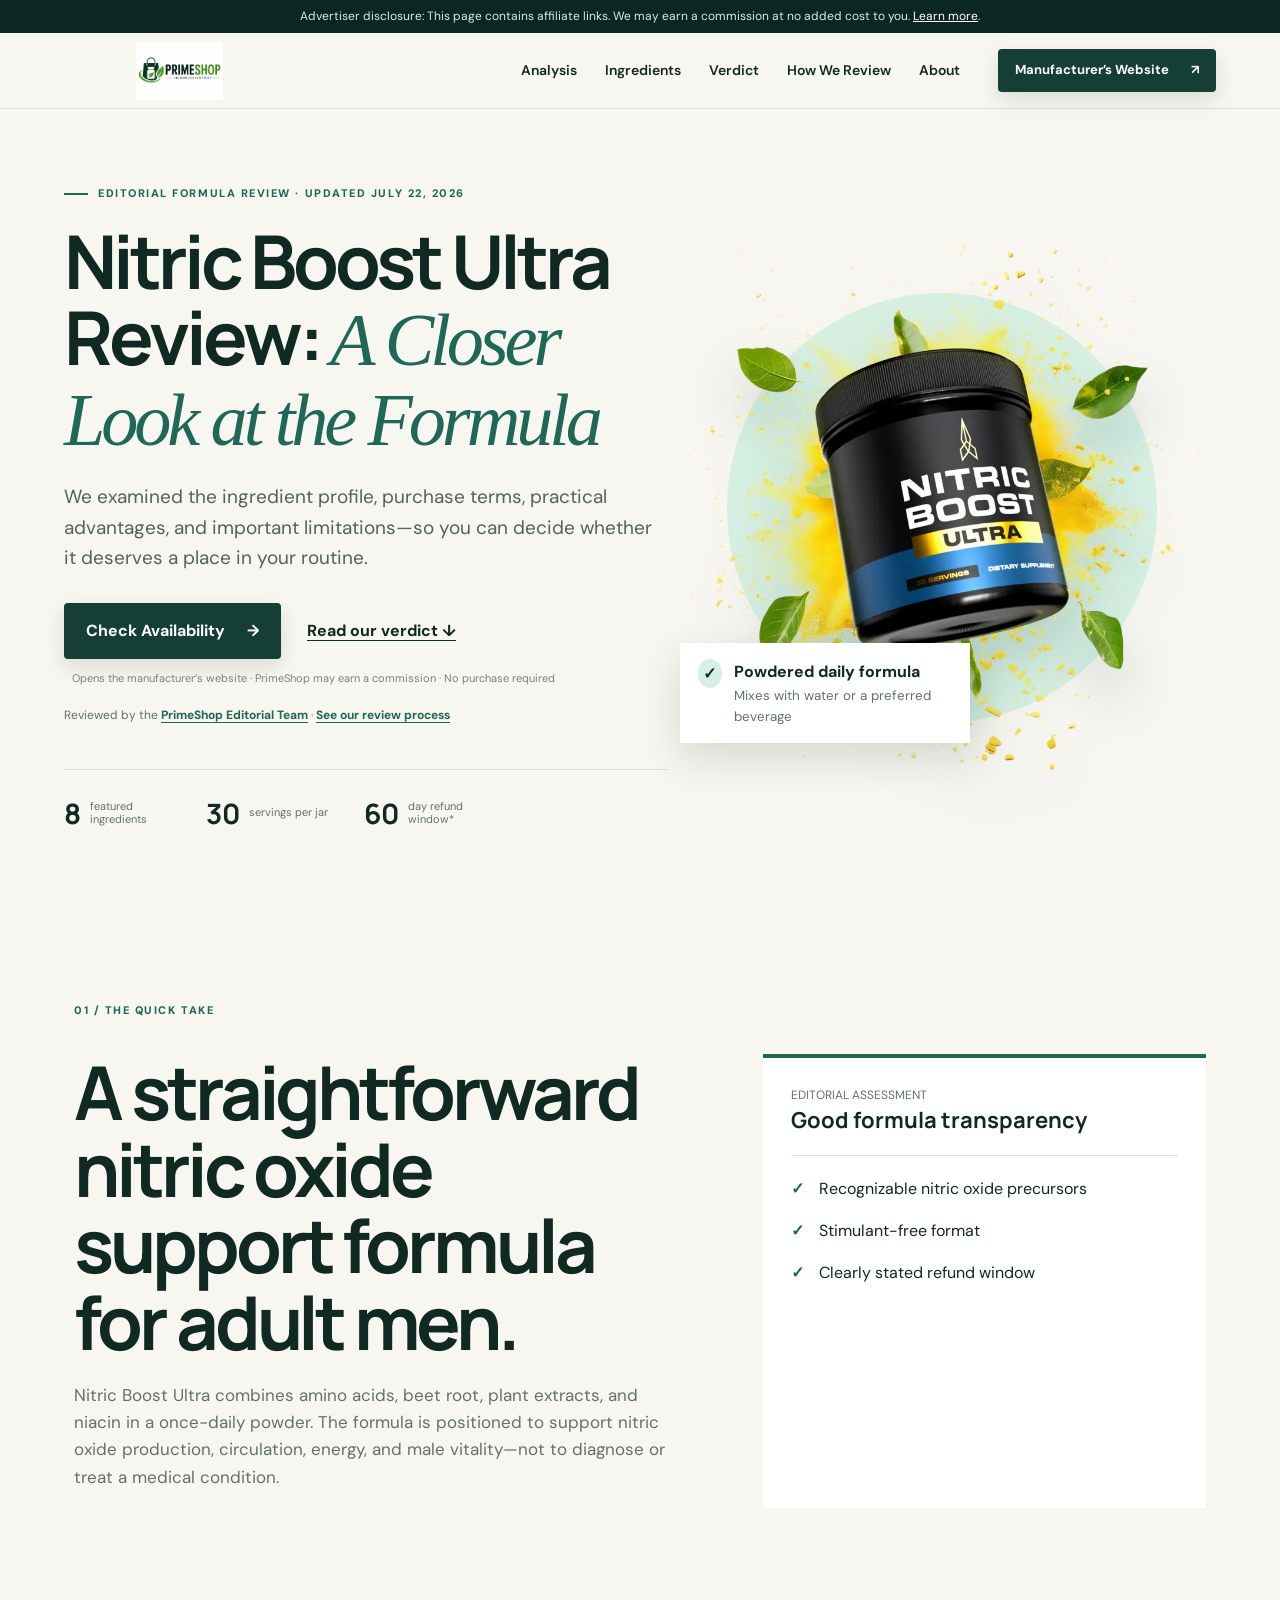
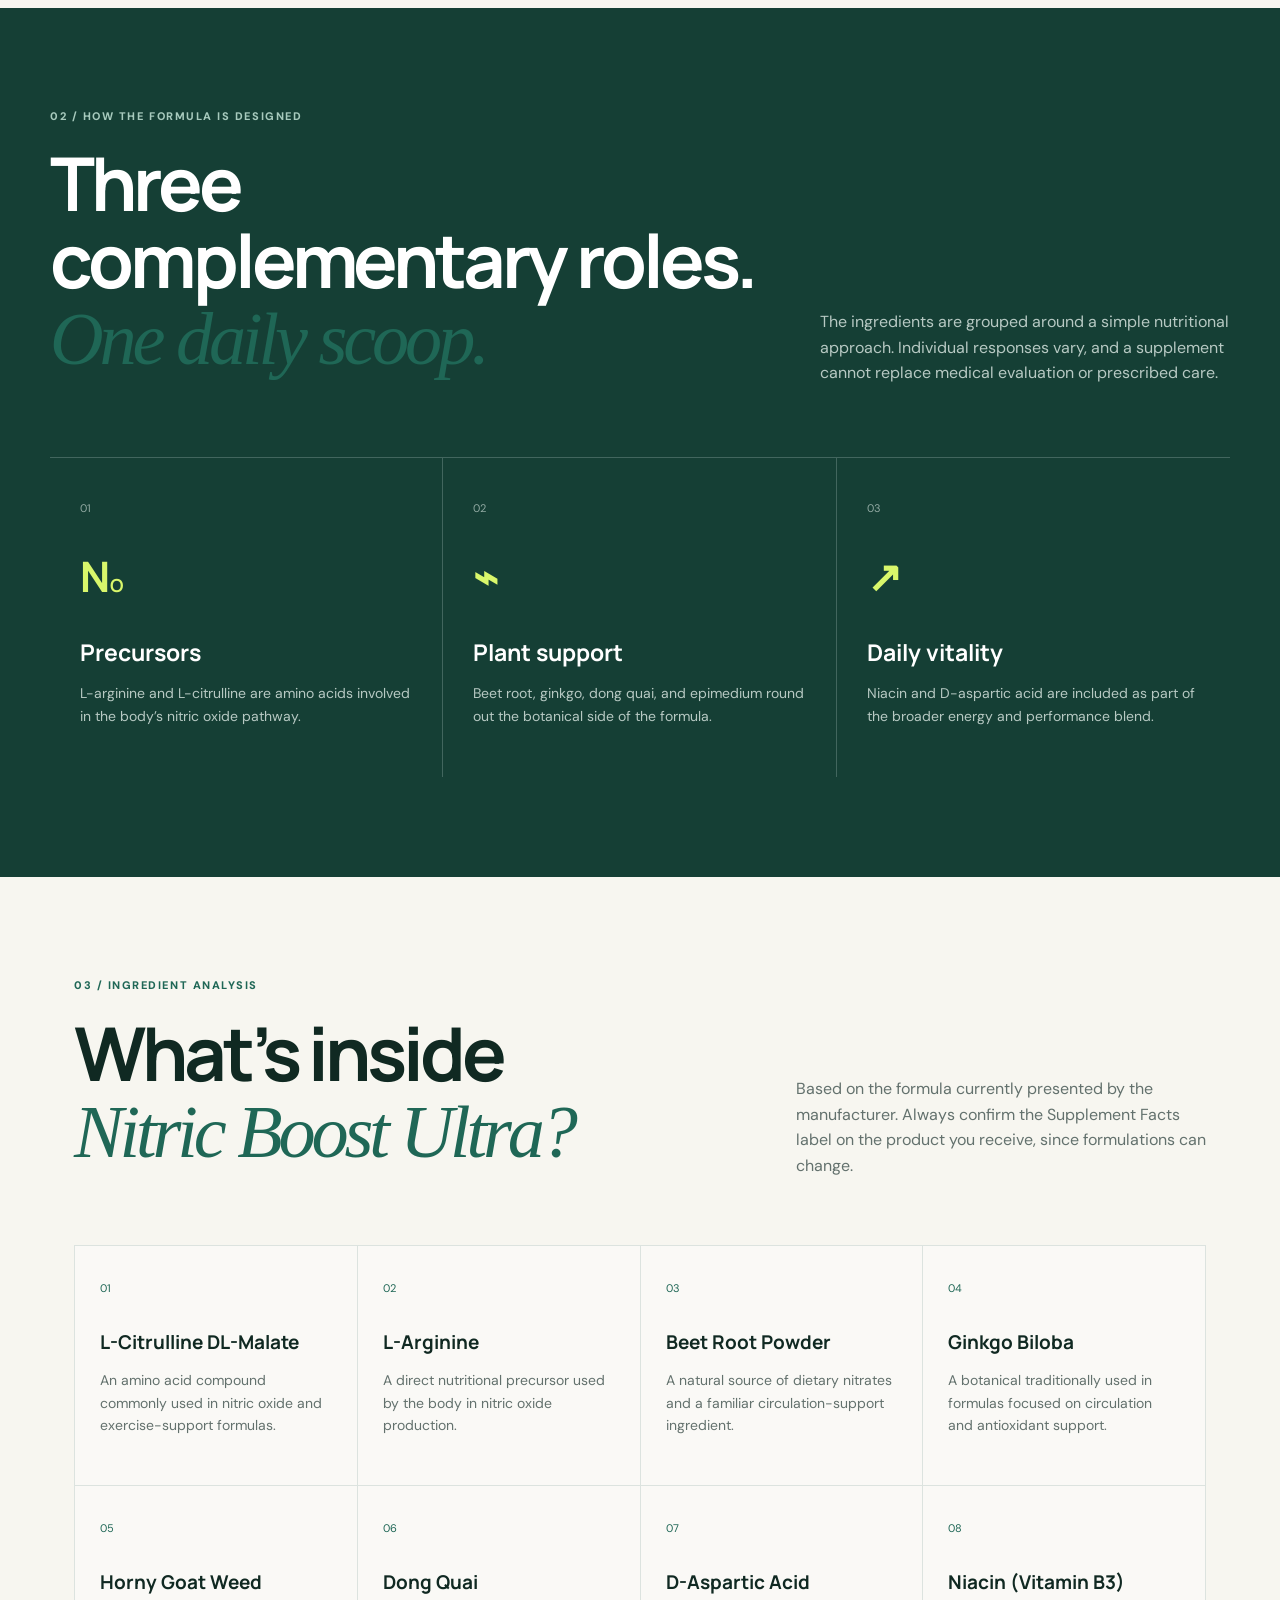
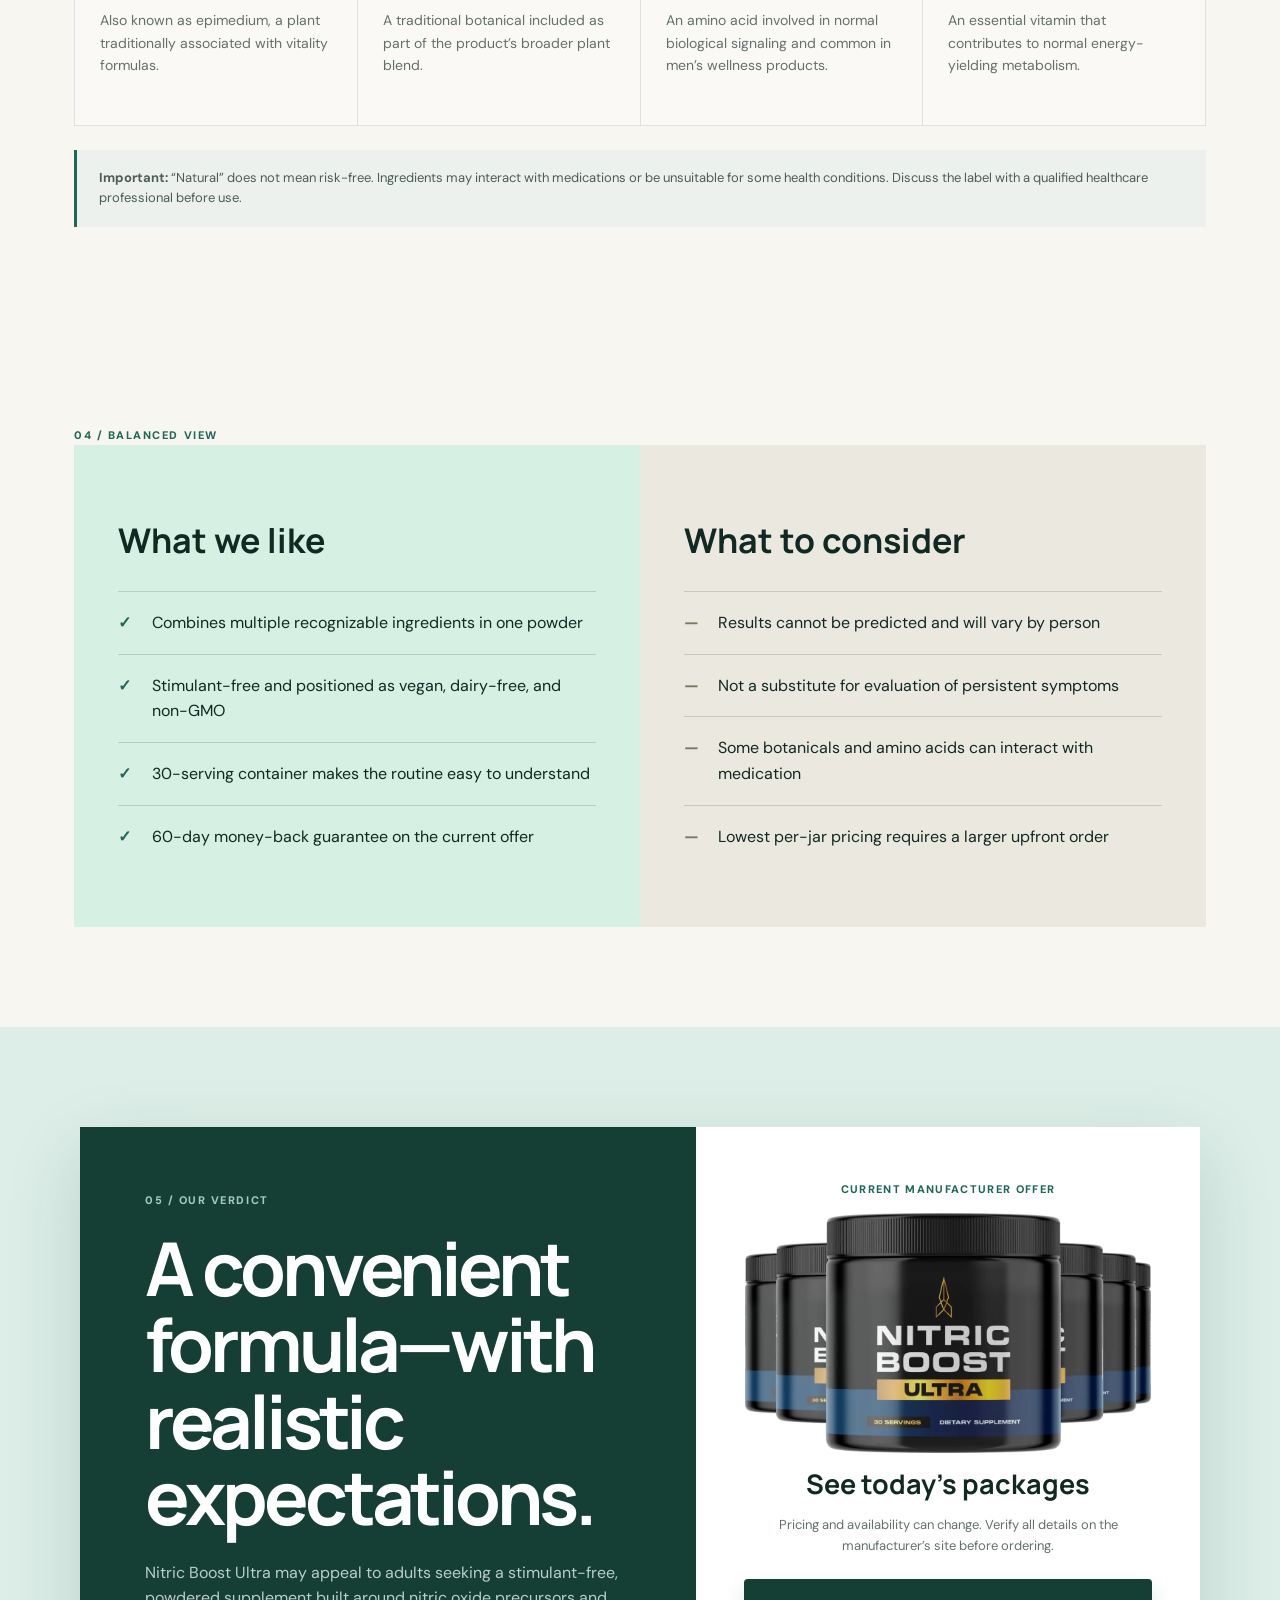
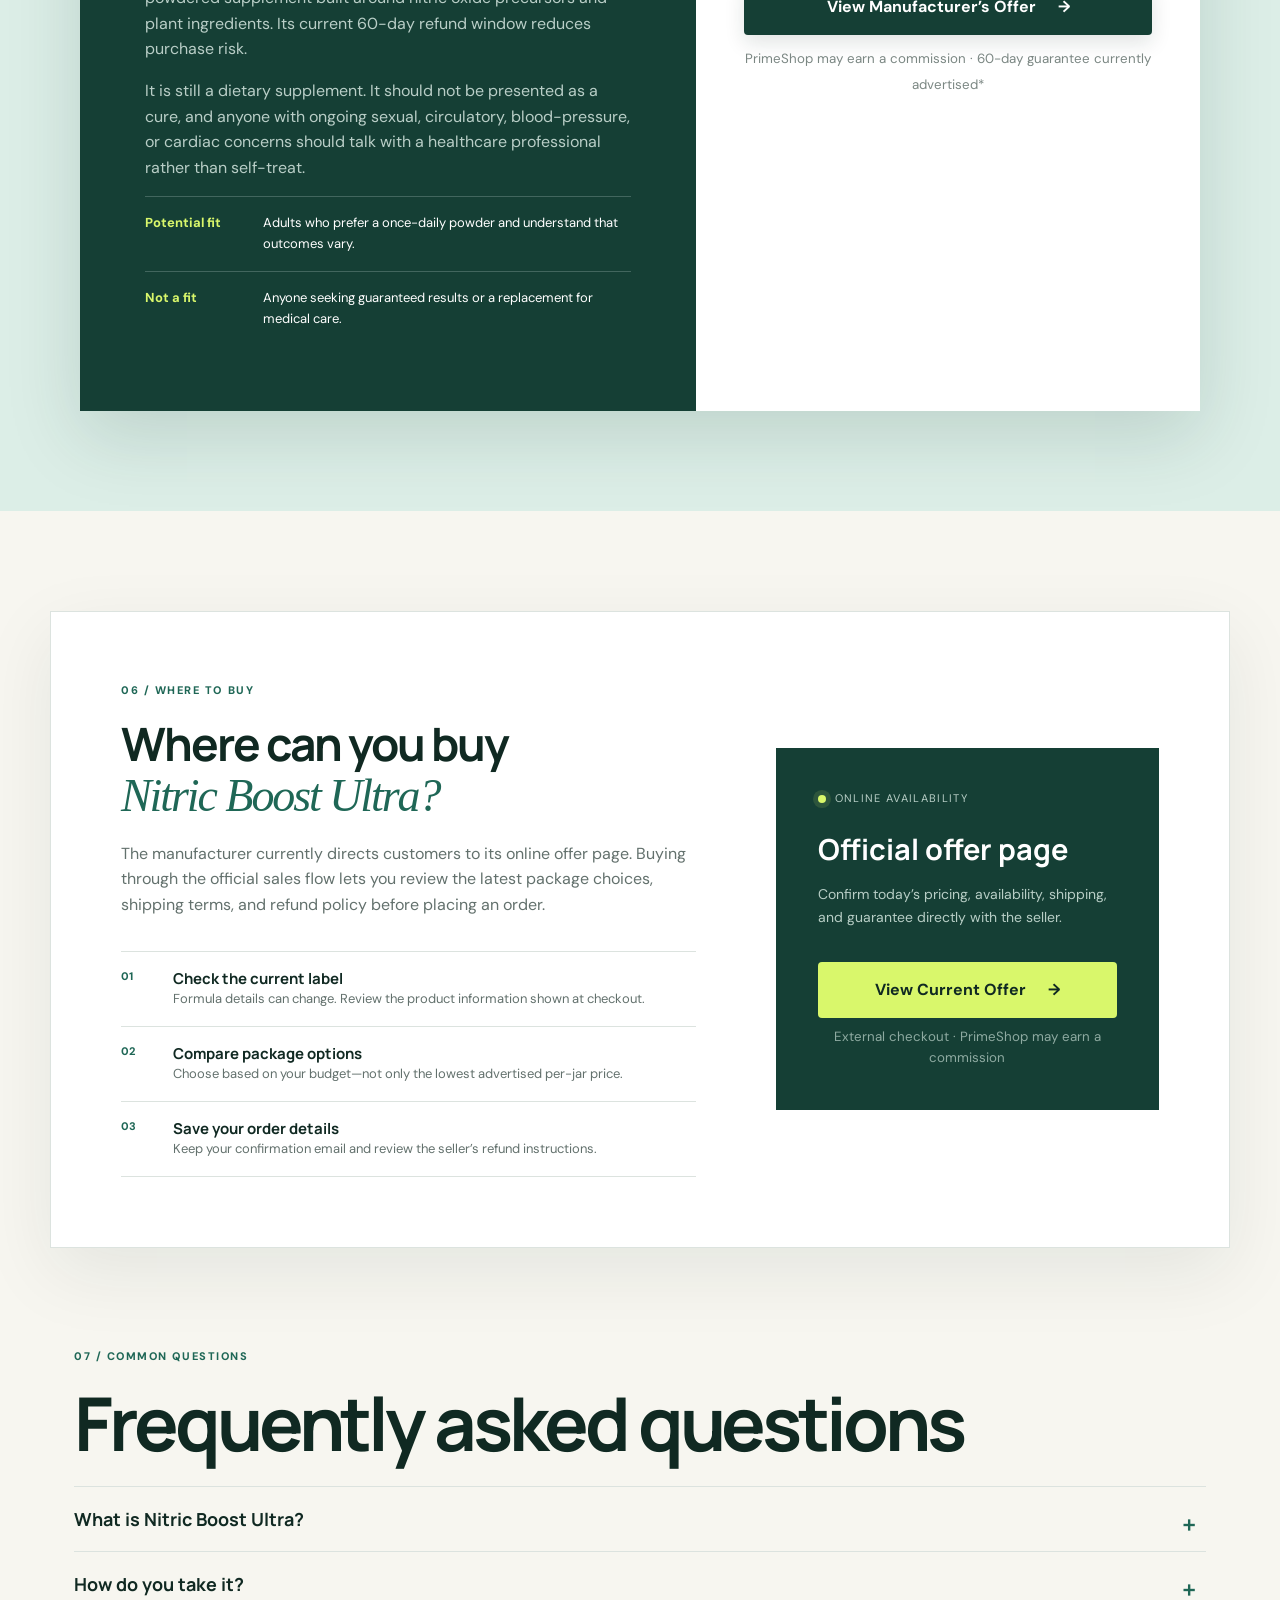
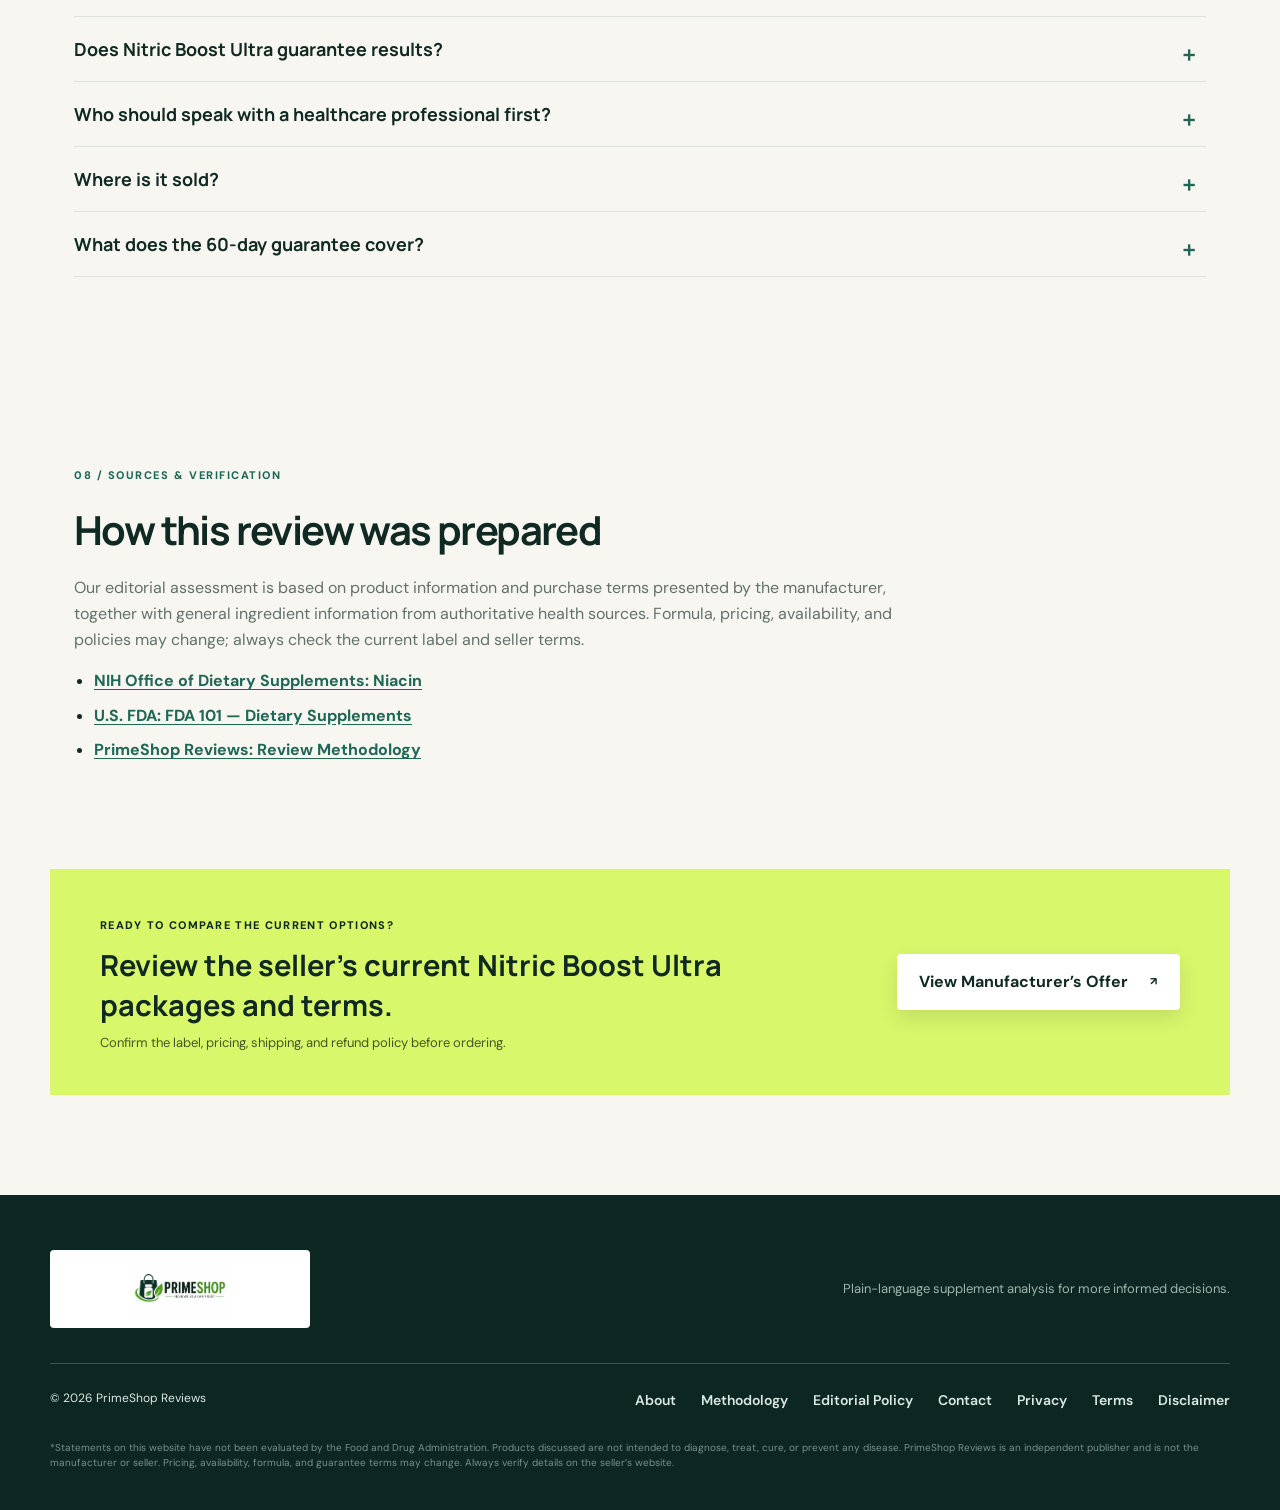
<file: index.html>
<!doctype html>
<html lang="en">
  <head>
    <!-- Google tag (GA4 + Google Ads) -->
    <script
      async
      src="https://www.googletagmanager.com/gtag/js?id=GT-TBNTL8TX"
    ></script>
    <script>
      window.dataLayer = window.dataLayer || [];
      function gtag() {
        dataLayer.push(arguments);
      }
      gtag("js", new Date());
      gtag("config", "G-5Z6PDNRMDN");
      gtag("config", "AW-18268151102");
    </script>
    <meta charset="utf-8" />
    <meta name="viewport" content="width=device-width,initial-scale=1" />
    <title>Nitric Boost Ultra Review (2026): Formula, Pros & Cons</title>
    <meta
      name="description"
      content="An independent Nitric Boost Ultra review covering its formula, ingredients, pricing, guarantee, pros, cons, and who should speak with a clinician first."
    />
    <meta name="robots" content="index,follow,max-image-preview:large" />
    <link
      rel="canonical"
      href="https://garcia98santos-ops.github.io/Primeshop/"
    />
    <meta property="og:title" content="Nitric Boost Ultra Review (2026)" />
    <meta
      property="og:description"
      content="Ingredients, pros, cons, safety considerations and where to buy—an independent review designed to help you make an informed decision."
    />
    <meta property="og:type" content="article" />
    <meta
      property="og:url"
      content="https://garcia98santos-ops.github.io/Primeshop/"
    />
    <meta property="og:site_name" content="PrimeShop Reviews" />
    <meta
      property="og:image"
      content="https://garcia98santos-ops.github.io/Primeshop/assets/images/prime-shop-social.jpg"
    />
    <meta
      property="og:image:secure_url"
      content="https://garcia98santos-ops.github.io/Primeshop/assets/images/prime-shop-social.jpg"
    />
    <meta property="og:image:type" content="image/jpeg" />
    <meta property="og:image:width" content="900" />
    <meta property="og:image:height" content="600" />
    <meta property="og:image:alt" content="PrimeShop — Reviews You Can Trust" />
    <meta name="twitter:card" content="summary_large_image" />
    <meta name="twitter:title" content="Nitric Boost Ultra Review (2026)" />
    <meta
      name="twitter:description"
      content="A balanced look at the ingredients, pros, cons and current manufacturer offer."
    />
    <meta
      name="twitter:image"
      content="https://garcia98santos-ops.github.io/Primeshop/assets/images/prime-shop-social.jpg"
    />
    <link
      rel="icon"
      type="image/webp"
      href="assets/images/prime-shop-logo.webp"
    />
    <link rel="preconnect" href="https://fonts.googleapis.com" />
    <link rel="preconnect" href="https://fonts.gstatic.com" crossorigin />
    <link
      href="https://fonts.googleapis.com/css2?family=DM+Sans:wght@400;500;600;700&family=Manrope:wght@600;700;800&display=swap"
      rel="stylesheet"
    />
    <link rel="stylesheet" href="styles.css" />
    <script type="application/ld+json">
      {
        "@context": "https://schema.org",
        "@type": "Review",
        "name": "Nitric Boost Ultra Review",
        "url": "https://garcia98santos-ops.github.io/Primeshop/",
        "itemReviewed": {
          "@type": "Product",
          "name": "Nitric Boost Ultra",
          "brand": { "@type": "Brand", "name": "Nitric Boost" }
        },
        "author": {
          "@type": "Organization",
          "name": "PrimeShop Reviews",
          "url": "https://garcia98santos-ops.github.io/Primeshop/about.html"
        },
        "publisher": {
          "@type": "Organization",
          "name": "PrimeShop Reviews",
          "url": "https://garcia98santos-ops.github.io/Primeshop/"
        },
        "datePublished": "2026-07-21",
        "dateModified": "2026-07-22",
        "reviewBody": "An independent editorial analysis of Nitric Boost Ultra's formula, buying terms, advantages, and limitations."
      }
    </script>
  </head>
  <body>
    <div class="disclosure">
      Advertiser disclosure: This page contains affiliate links. We may earn a
      commission at no added cost to you.
      <a href="disclaimer.html">Learn more</a>.
    </div>
    <header class="site-header">
      <a
        class="brand brand-image"
        href="index.html"
        aria-label="PrimeShop Reviews home"
        ><img
          src="assets/images/prime-shop-logo.webp"
          alt="PrimeShop Reviews — Reviews You Can Trust"
          width="300"
          height="92"
      /></a>
      <nav aria-label="Main navigation">
        <a href="#analysis">Analysis</a><a href="#ingredients">Ingredients</a
        ><a href="#verdict">Verdict</a
        ><a href="methodology.html">How We Review</a
        ><a href="about.html">About</a>
      </nav>
      <a
        class="button button-small outbound-offer"
        data-placement="header"
        href="https://hop.clickbank.net/?vendor=noboost&amp;pid=17&amp;affiliate=garcia98sa&amp;tid=ps_header"
        rel="sponsored nofollow"
        >Manufacturer’s Website <span>↗</span></a
      >
      <button class="menu" aria-label="Open menu" aria-expanded="false">
        ☰
      </button>
    </header>

    <main>
      <section class="hero">
        <div class="hero-copy">
          <div class="eyebrow">
            <span></span> Editorial formula review · Updated July 22, 2026
          </div>
          <h1>
            Nitric Boost Ultra Review: <em>A Closer Look at the Formula</em>
          </h1>
          <p class="lede">
            We examined the ingredient profile, purchase terms, practical
            advantages, and important limitations—so you can decide whether it
            deserves a place in your routine.
          </p>
          <div class="hero-actions">
            <a
              class="button outbound-offer"
              data-placement="hero"
              href="https://hop.clickbank.net/?vendor=noboost&amp;pid=17&amp;affiliate=garcia98sa&amp;tid=ps_hero"
              rel="sponsored nofollow"
              >Check Availability <span>→</span></a
            >
            <a class="text-link" href="#verdict">Read our verdict ↓</a>
          </div>
          <p class="micro">
            Opens the manufacturer’s website · PrimeShop may earn a commission ·
            No purchase required
          </p>
          <p class="byline">
            Reviewed by the <a href="about.html">PrimeShop Editorial Team</a> ·
            <a href="methodology.html">See our review process</a>
          </p>
          <div class="trust-row">
            <div><b>8</b><span>featured ingredients</span></div>
            <div><b>30</b><span>servings per jar</span></div>
            <div><b>60</b><span>day refund window*</span></div>
          </div>
        </div>
        <div class="hero-visual">
          <div class="halo"></div>
          <a
            class="product-image-link outbound-offer"
            data-placement="hero_product"
            href="https://hop.clickbank.net/?vendor=noboost&amp;pid=17&amp;affiliate=garcia98sa&amp;tid=ps_hero_product"
            rel="sponsored nofollow"
            aria-label="View Nitric Boost Ultra on the manufacturer’s website"
          >
            <img
              src="assets/images/nitric-boost-product.webp"
              alt="Nitric Boost Ultra product container"
              width="560"
              height="560"
              fetchpriority="high"
            />
          </a>
          <div class="fact-card">
            <span class="check">✓</span>
            <div>
              <b>Powdered daily formula</b
              ><small>Mixes with water or a preferred beverage</small>
            </div>
          </div>
        </div>
      </section>

      <section class="quick-take" id="analysis">
        <div class="section-label">01 / The quick take</div>
        <div class="quick-grid">
          <div>
            <h2>
              A straightforward nitric oxide support formula for adult men.
            </h2>
            <p>
              Nitric Boost Ultra combines amino acids, beet root, plant
              extracts, and niacin in a once-daily powder. The formula is
              positioned to support nitric oxide production, circulation,
              energy, and male vitality—not to diagnose or treat a medical
              condition.
            </p>
          </div>
          <aside>
            <div class="score">
              <span>Editorial assessment</span><b>Good formula transparency</b>
            </div>
            <ul class="checks">
              <li>Recognizable nitric oxide precursors</li>
              <li>Stimulant-free format</li>
              <li>Clearly stated refund window</li>
            </ul>
          </aside>
        </div>
      </section>

      <section class="how-it-works">
        <div class="section-label light">02 / How the formula is designed</div>
        <div class="section-head">
          <h2>Three complementary roles.<br /><em>One daily scoop.</em></h2>
          <p>
            The ingredients are grouped around a simple nutritional approach.
            Individual responses vary, and a supplement cannot replace medical
            evaluation or prescribed care.
          </p>
        </div>
        <div class="steps">
          <article>
            <span>01</span>
            <div class="icon">N<span>O</span></div>
            <h3>Precursors</h3>
            <p>
              L-arginine and L-citrulline are amino acids involved in the body’s
              nitric oxide pathway.
            </p>
          </article>
          <article>
            <span>02</span>
            <div class="icon">⌁</div>
            <h3>Plant support</h3>
            <p>
              Beet root, ginkgo, dong quai, and epimedium round out the
              botanical side of the formula.
            </p>
          </article>
          <article>
            <span>03</span>
            <div class="icon">↗</div>
            <h3>Daily vitality</h3>
            <p>
              Niacin and D-aspartic acid are included as part of the broader
              energy and performance blend.
            </p>
          </article>
        </div>
      </section>

      <section class="ingredients" id="ingredients">
        <div class="section-label">03 / Ingredient analysis</div>
        <div class="section-head dark">
          <h2>What’s inside<br /><em>Nitric Boost Ultra?</em></h2>
          <p>
            Based on the formula currently presented by the manufacturer. Always
            confirm the Supplement Facts label on the product you receive, since
            formulations can change.
          </p>
        </div>
        <div class="ingredient-grid">
          <article>
            <span>01</span>
            <h3>L-Citrulline DL-Malate</h3>
            <p>
              An amino acid compound commonly used in nitric oxide and
              exercise-support formulas.
            </p>
          </article>
          <article>
            <span>02</span>
            <h3>L-Arginine</h3>
            <p>
              A direct nutritional precursor used by the body in nitric oxide
              production.
            </p>
          </article>
          <article>
            <span>03</span>
            <h3>Beet Root Powder</h3>
            <p>
              A natural source of dietary nitrates and a familiar
              circulation-support ingredient.
            </p>
          </article>
          <article>
            <span>04</span>
            <h3>Ginkgo Biloba</h3>
            <p>
              A botanical traditionally used in formulas focused on circulation
              and antioxidant support.
            </p>
          </article>
          <article>
            <span>05</span>
            <h3>Horny Goat Weed</h3>
            <p>
              Also known as epimedium, a plant traditionally associated with
              vitality formulas.
            </p>
          </article>
          <article>
            <span>06</span>
            <h3>Dong Quai</h3>
            <p>
              A traditional botanical included as part of the product’s broader
              plant blend.
            </p>
          </article>
          <article>
            <span>07</span>
            <h3>D-Aspartic Acid</h3>
            <p>
              An amino acid involved in normal biological signaling and common
              in men’s wellness products.
            </p>
          </article>
          <article>
            <span>08</span>
            <h3>Niacin (Vitamin B3)</h3>
            <p>
              An essential vitamin that contributes to normal energy-yielding
              metabolism.
            </p>
          </article>
        </div>
        <div class="note">
          <b>Important:</b> “Natural” does not mean risk-free. Ingredients may
          interact with medications or be unsuitable for some health conditions.
          Discuss the label with a qualified healthcare professional before use.
        </div>
      </section>

      <section class="pros-cons">
        <div class="section-label">04 / Balanced view</div>
        <div class="pc-grid">
          <div class="pros">
            <h2>What we like</h2>
            <ul>
              <li>Combines multiple recognizable ingredients in one powder</li>
              <li>
                Stimulant-free and positioned as vegan, dairy-free, and non-GMO
              </li>
              <li>30-serving container makes the routine easy to understand</li>
              <li>60-day money-back guarantee on the current offer</li>
            </ul>
          </div>
          <div class="cons">
            <h2>What to consider</h2>
            <ul>
              <li>Results cannot be predicted and will vary by person</li>
              <li>Not a substitute for evaluation of persistent symptoms</li>
              <li>
                Some botanicals and amino acids can interact with medication
              </li>
              <li>Lowest per-jar pricing requires a larger upfront order</li>
            </ul>
          </div>
        </div>
      </section>

      <section class="verdict" id="verdict">
        <div class="verdict-card">
          <div class="verdict-copy">
            <div class="section-label light">05 / Our verdict</div>
            <h2>A convenient formula—with realistic expectations.</h2>
            <p>
              Nitric Boost Ultra may appeal to adults seeking a stimulant-free,
              powdered supplement built around nitric oxide precursors and plant
              ingredients. Its current 60-day refund window reduces purchase
              risk.
            </p>
            <p>
              It is still a dietary supplement. It should not be presented as a
              cure, and anyone with ongoing sexual, circulatory, blood-pressure,
              or cardiac concerns should talk with a healthcare professional
              rather than self-treat.
            </p>
            <div class="fit">
              <b>Potential fit</b
              ><span
                >Adults who prefer a once-daily powder and understand that
                outcomes vary.</span
              >
            </div>
            <div class="fit">
              <b>Not a fit</b
              ><span
                >Anyone seeking guaranteed results or a replacement for medical
                care.</span
              >
            </div>
          </div>
          <div class="offer">
            <span class="offer-kicker">Current manufacturer offer</span>
            <a
              class="offer-image-link outbound-offer"
              data-placement="verdict_image"
              href="https://hop.clickbank.net/?vendor=noboost&amp;pid=17&amp;affiliate=garcia98sa&amp;tid=ps_verdict_image"
              rel="sponsored nofollow"
              aria-label="See Nitric Boost Ultra package options on the manufacturer’s website"
            >
              <img
                src="assets/images/nitric-boost-packages.webp"
                alt="Nitric Boost Ultra multi-container offer"
                width="420"
                height="290"
                loading="lazy"
              />
            </a>
            <h3>See today’s packages</h3>
            <p>
              Pricing and availability can change. Verify all details on the
              manufacturer’s site before ordering.
            </p>
            <a
              class="button button-full outbound-offer"
              data-placement="verdict_button"
              href="https://hop.clickbank.net/?vendor=noboost&amp;pid=17&amp;affiliate=garcia98sa&amp;tid=ps_verdict_button"
              rel="sponsored nofollow"
              >View Manufacturer’s Offer <span>→</span></a
            >
            <small
              >PrimeShop may earn a commission · 60-day guarantee currently
              advertised*</small
            >
          </div>
        </div>
      </section>

      <section class="where-to-buy" id="where-to-buy">
        <div class="where-copy">
          <div class="section-label">06 / Where to buy</div>
          <h2>Where can you buy<br /><em>Nitric Boost Ultra?</em></h2>
          <p>
            The manufacturer currently directs customers to its online offer
            page. Buying through the official sales flow lets you review the
            latest package choices, shipping terms, and refund policy before
            placing an order.
          </p>
          <div class="buy-points">
            <div>
              <span>01</span>
              <p>
                <b>Check the current label</b>Formula details can change. Review
                the product information shown at checkout.
              </p>
            </div>
            <div>
              <span>02</span>
              <p>
                <b>Compare package options</b>Choose based on your budget—not
                only the lowest advertised per-jar price.
              </p>
            </div>
            <div>
              <span>03</span>
              <p>
                <b>Save your order details</b>Keep your confirmation email and
                review the seller’s refund instructions.
              </p>
            </div>
          </div>
        </div>
        <aside class="buy-card">
          <span class="availability"><i></i> Online availability</span>
          <h3>Official offer page</h3>
          <p>
            Confirm today’s pricing, availability, shipping, and guarantee
            directly with the seller.
          </p>
          <a
            class="button button-full outbound-offer"
            data-placement="where_to_buy"
            href="https://hop.clickbank.net/?vendor=noboost&amp;pid=17&amp;affiliate=garcia98sa&amp;tid=ps_where_to_buy"
            rel="sponsored nofollow"
            >View Current Offer <span>→</span></a
          >
          <small>External checkout · PrimeShop may earn a commission</small>
        </aside>
      </section>

      <section class="faq" id="faq">
        <div class="section-label">07 / Common questions</div>
        <h2>Frequently asked questions</h2>
        <div class="accordion">
          <details>
            <summary>What is Nitric Boost Ultra?</summary>
            <p>
              It is a powdered dietary supplement marketed to adult men,
              formulated with amino acids, beet root, botanicals, and niacin to
              support nitric oxide production, circulation, energy, and
              vitality.
            </p>
          </details>
          <details>
            <summary>How do you take it?</summary>
            <p>
              The current product directions describe one scoop mixed with
              approximately eight ounces of water or another beverage. Follow
              the label on the container you receive.
            </p>
          </details>
          <details>
            <summary>Does Nitric Boost Ultra guarantee results?</summary>
            <p>
              No. No dietary supplement can guarantee a specific outcome, and
              individual responses vary. The purchase guarantee concerns
              eligibility for a refund—not a guarantee of health results.
            </p>
          </details>
          <details>
            <summary>
              Who should speak with a healthcare professional first?
            </summary>
            <p>
              Anyone taking prescription or over-the-counter medication,
              managing a health condition, preparing for surgery, or concerned
              about persistent symptoms should consult a qualified healthcare
              professional before use.
            </p>
          </details>
          <details>
            <summary>Where is it sold?</summary>
            <p>
              The manufacturer currently sells it through its own website. This
              review links to that site; we do not process orders, payments,
              shipping, or refunds.
            </p>
          </details>
          <details>
            <summary>What does the 60-day guarantee cover?</summary>
            <p>
              The manufacturer currently advertises a 60-day money-back
              guarantee. Terms, eligibility, and refund handling are controlled
              by the seller, so review the current policy on the official site
              before purchasing.
            </p>
          </details>
        </div>
      </section>

      <section class="sources" aria-labelledby="sources-title">
        <div class="section-label">08 / Sources &amp; verification</div>
        <h2 id="sources-title">How this review was prepared</h2>
        <p>
          Our editorial assessment is based on product information and purchase
          terms presented by the manufacturer, together with general ingredient
          information from authoritative health sources. Formula, pricing,
          availability, and policies may change; always check the current label
          and seller terms.
        </p>
        <ul>
          <li>
            <a
              href="https://ods.od.nih.gov/factsheets/Niacin-Consumer/"
              rel="noopener noreferrer"
              >NIH Office of Dietary Supplements: Niacin</a
            >
          </li>
          <li>
            <a
              href="https://www.fda.gov/consumers/consumer-updates/fda-101-dietary-supplements"
              rel="noopener noreferrer"
              >U.S. FDA: FDA 101 — Dietary Supplements</a
            >
          </li>
          <li>
            <a href="methodology.html">PrimeShop Reviews: Review Methodology</a>
          </li>
        </ul>
      </section>
      <section class="final-cta">
        <div>
          <span>Ready to compare the current options?</span>
          <h2>
            Review the seller’s current Nitric Boost Ultra packages and terms.
          </h2>
          <p>
            Confirm the label, pricing, shipping, and refund policy before
            ordering.
          </p>
        </div>
        <a
          class="button button-light outbound-offer"
          data-placement="final_cta"
          href="https://hop.clickbank.net/?vendor=noboost&amp;pid=17&amp;affiliate=garcia98sa&amp;tid=ps_final_cta"
          rel="sponsored nofollow"
          >View Manufacturer’s Offer <span>↗</span></a
        >
      </section>
    </main>

    <footer>
      <div class="footer-top">
        <a class="brand brand-image footer-logo" href="index.html"
          ><img
            src="assets/images/prime-shop-logo.webp"
            alt="PrimeShop Reviews — Reviews You Can Trust"
            width="300"
            height="92"
        /></a>
        <p>Plain-language supplement analysis for more informed decisions.</p>
      </div>
      <div class="footer-bottom">
        <span>© 2026 PrimeShop Reviews</span>
        <nav>
          <a href="about.html">About</a
          ><a href="methodology.html">Methodology</a
          ><a href="editorial-policy.html">Editorial Policy</a
          ><a href="contact.html">Contact</a><a href="privacy.html">Privacy</a
          ><a href="terms.html">Terms</a
          ><a href="disclaimer.html">Disclaimer</a>
        </nav>
      </div>
      <p class="legal-note">
        *Statements on this website have not been evaluated by the Food and Drug
        Administration. Products discussed are not intended to diagnose, treat,
        cure, or prevent any disease. PrimeShop Reviews is an independent
        publisher and is not the manufacturer or seller. Pricing, availability,
        formula, and guarantee terms may change. Always verify details on the
        seller’s website.
      </p>
    </footer>
    <div class="mobile-bar">
      <div><small>Manufacturer’s website</small><b>See current offer</b></div>
      <a
        class="button outbound-offer"
        data-placement="mobile_bar"
        href="https://hop.clickbank.net/?vendor=noboost&amp;pid=17&amp;affiliate=garcia98sa&amp;tid=ps_mobile_bar"
        rel="sponsored nofollow"
        >View Offer →</a
      >
    </div>
    <script src="script.js" defer></script>
  </body>
</html>
</file>
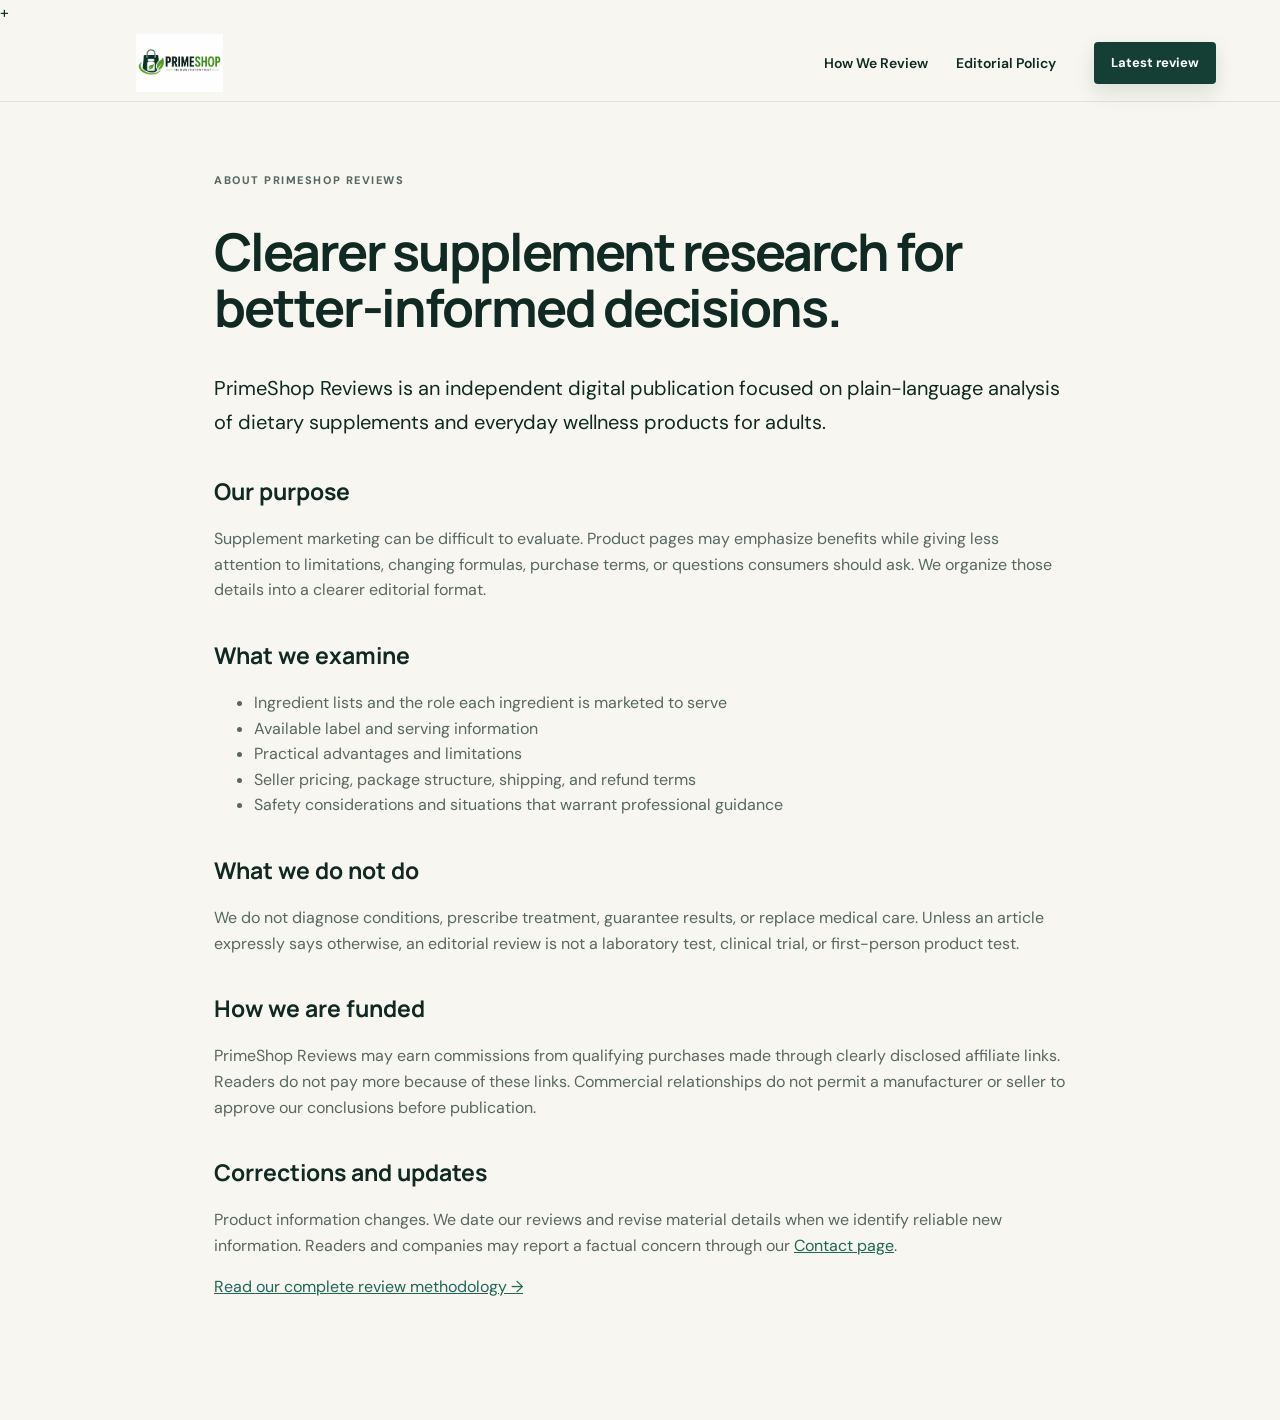
<file: about.html>
<!doctype html>
<html lang="en">
  <head>
    +
    <!-- Google tag (GA4 + Google Ads) -->
    <script
      async
      src="https://www.googletagmanager.com/gtag/js?id=GT-TBNTL8TX"
    ></script>
    <script>
      window.dataLayer = window.dataLayer || [];
      function gtag() {
        dataLayer.push(arguments);
      }
      gtag("js", new Date());
      gtag("config", "G-5Z6PDNRMDN");
      gtag("config", "AW-18268151102");
    </script>
    <meta charset="utf-8" />
    <meta name="viewport" content="width=device-width,initial-scale=1" />
    <title>About PrimeShop Reviews</title>
    <meta
      name="description"
      content="Learn about PrimeShop Reviews, our purpose, editorial standards, and approach to supplement information."
    />
    <meta name="robots" content="index,follow" />
    <link
      rel="canonical"
      href="https://garcia98santos-ops.github.io/Primeshop/about.html"
    />
    <link
      rel="icon"
      type="image/webp"
      href="assets/images/prime-shop-logo.webp"
    />
    <link
      href="https://fonts.googleapis.com/css2?family=DM+Sans:wght@400;600;700&family=Manrope:wght@700;800&display=swap"
      rel="stylesheet"
    />
    <link rel="stylesheet" href="styles.css" />
  </head>
  <body>
    <header class="site-header">
      <a class="brand brand-image" href="index.html"
        ><img
          src="assets/images/prime-shop-logo.webp"
          alt="PrimeShop Reviews"
          width="300"
          height="92"
      /></a>
      <nav aria-label="About navigation">
        <a href="methodology.html">How We Review</a
        ><a href="editorial-policy.html">Editorial Policy</a>
      </nav>
      <a class="button button-small" href="index.html">Latest review</a>
    </header>
    <main class="legal-page editorial-page">
      <p class="section-label">About PrimeShop Reviews</p>
      <h1>Clearer supplement research for better-informed decisions.</h1>
      <p class="page-lede">
        PrimeShop Reviews is an independent digital publication focused on
        plain-language analysis of dietary supplements and everyday wellness
        products for adults.
      </p>
      <h2>Our purpose</h2>
      <p>
        Supplement marketing can be difficult to evaluate. Product pages may
        emphasize benefits while giving less attention to limitations, changing
        formulas, purchase terms, or questions consumers should ask. We organize
        those details into a clearer editorial format.
      </p>
      <h2>What we examine</h2>
      <ul>
        <li>
          Ingredient lists and the role each ingredient is marketed to serve
        </li>
        <li>Available label and serving information</li>
        <li>Practical advantages and limitations</li>
        <li>Seller pricing, package structure, shipping, and refund terms</li>
        <li>
          Safety considerations and situations that warrant professional
          guidance
        </li>
      </ul>
      <h2>What we do not do</h2>
      <p>
        We do not diagnose conditions, prescribe treatment, guarantee results,
        or replace medical care. Unless an article expressly says otherwise, an
        editorial review is not a laboratory test, clinical trial, or
        first-person product test.
      </p>
      <h2>How we are funded</h2>
      <p>
        PrimeShop Reviews may earn commissions from qualifying purchases made
        through clearly disclosed affiliate links. Readers do not pay more
        because of these links. Commercial relationships do not permit a
        manufacturer or seller to approve our conclusions before publication.
      </p>
      <h2>Corrections and updates</h2>
      <p>
        Product information changes. We date our reviews and revise material
        details when we identify reliable new information. Readers and companies
        may report a factual concern through our
        <a href="contact.html">Contact page</a>.
      </p>
      <p>
        <a href="methodology.html">Read our complete review methodology →</a>
      </p>
    </main>
  </body>
</html>
</file>
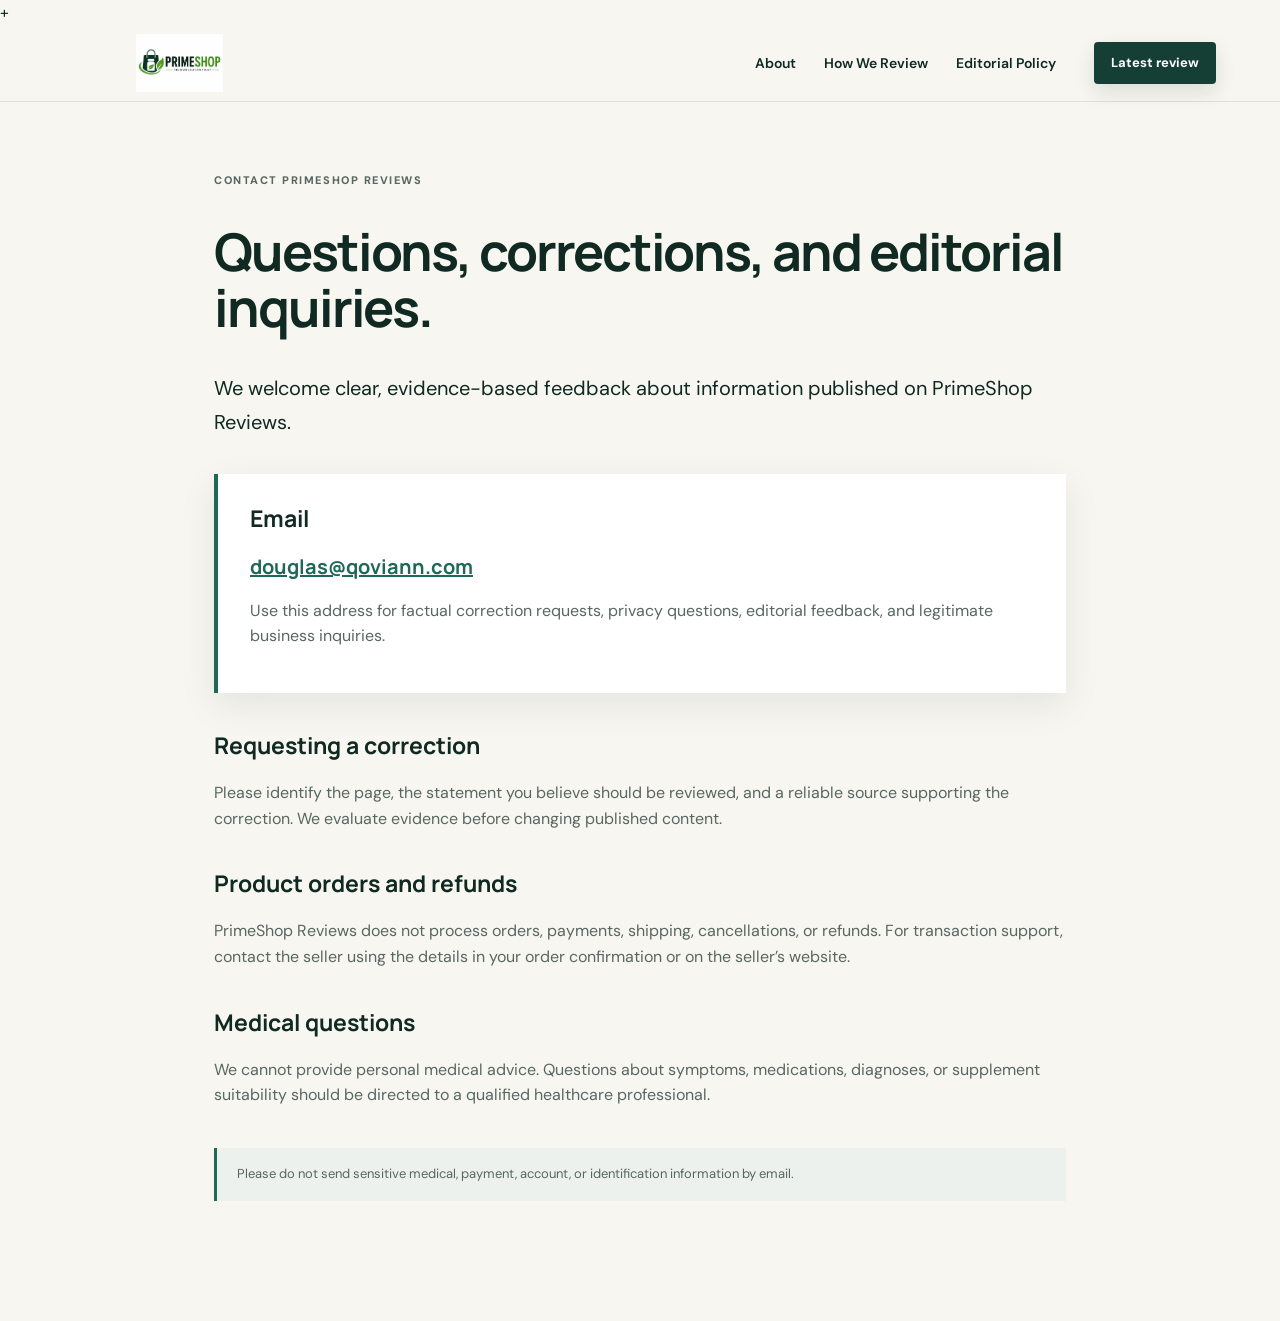
<file: contact.html>
<!doctype html>
<html lang="en">
  <head>
    +
    <!-- Google tag (GA4 + Google Ads) -->
    <script
      async
      src="https://www.googletagmanager.com/gtag/js?id=GT-TBNTL8TX"
    ></script>
    <script>
      window.dataLayer = window.dataLayer || [];
      function gtag() {
        dataLayer.push(arguments);
      }
      gtag("js", new Date());
      gtag("config", "G-5Z6PDNRMDN");
      gtag("config", "AW-18268151102");
    </script>
    <meta charset="utf-8" />
    <meta name="viewport" content="width=device-width,initial-scale=1" />
    <title>Contact PrimeShop Reviews</title>
    <meta
      name="description"
      content="Contact PrimeShop Reviews about editorial questions, factual corrections, privacy requests, and business matters."
    />
    <meta name="robots" content="index,follow" />
    <link
      rel="canonical"
      href="https://garcia98santos-ops.github.io/Primeshop/contact.html"
    />
    <link
      rel="icon"
      type="image/webp"
      href="assets/images/prime-shop-logo.webp"
    />
    <link
      href="https://fonts.googleapis.com/css2?family=DM+Sans:wght@400;600;700&family=Manrope:wght@700;800&display=swap"
      rel="stylesheet"
    />
    <link rel="stylesheet" href="styles.css" />
  </head>
  <body>
    <header class="site-header">
      <a class="brand brand-image" href="index.html"
        ><img
          src="assets/images/prime-shop-logo.webp"
          alt="PrimeShop Reviews"
          width="300"
          height="92"
      /></a>
      <nav aria-label="Contact navigation">
        <a href="about.html">About</a
        ><a href="methodology.html">How We Review</a
        ><a href="editorial-policy.html">Editorial Policy</a>
      </nav>
      <a class="button button-small" href="index.html">Latest review</a>
    </header>
    <main class="legal-page editorial-page">
      <p class="section-label">Contact PrimeShop Reviews</p>
      <h1>Questions, corrections, and editorial inquiries.</h1>
      <p class="page-lede">
        We welcome clear, evidence-based feedback about information published on
        PrimeShop Reviews.
      </p>
      <div class="contact-card">
        <h2>Email</h2>
        <p><a href="mailto:douglas@qoviann.com">douglas@qoviann.com</a></p>
        <p>
          Use this address for factual correction requests, privacy questions,
          editorial feedback, and legitimate business inquiries.
        </p>
      </div>
      <h2>Requesting a correction</h2>
      <p>
        Please identify the page, the statement you believe should be reviewed,
        and a reliable source supporting the correction. We evaluate evidence
        before changing published content.
      </p>
      <h2>Product orders and refunds</h2>
      <p>
        PrimeShop Reviews does not process orders, payments, shipping,
        cancellations, or refunds. For transaction support, contact the seller
        using the details in your order confirmation or on the seller’s website.
      </p>
      <h2>Medical questions</h2>
      <p>
        We cannot provide personal medical advice. Questions about symptoms,
        medications, diagnoses, or supplement suitability should be directed to
        a qualified healthcare professional.
      </p>
      <p class="response-note">
        Please do not send sensitive medical, payment, account, or
        identification information by email.
      </p>
    </main>
  </body>
</html>
</file>
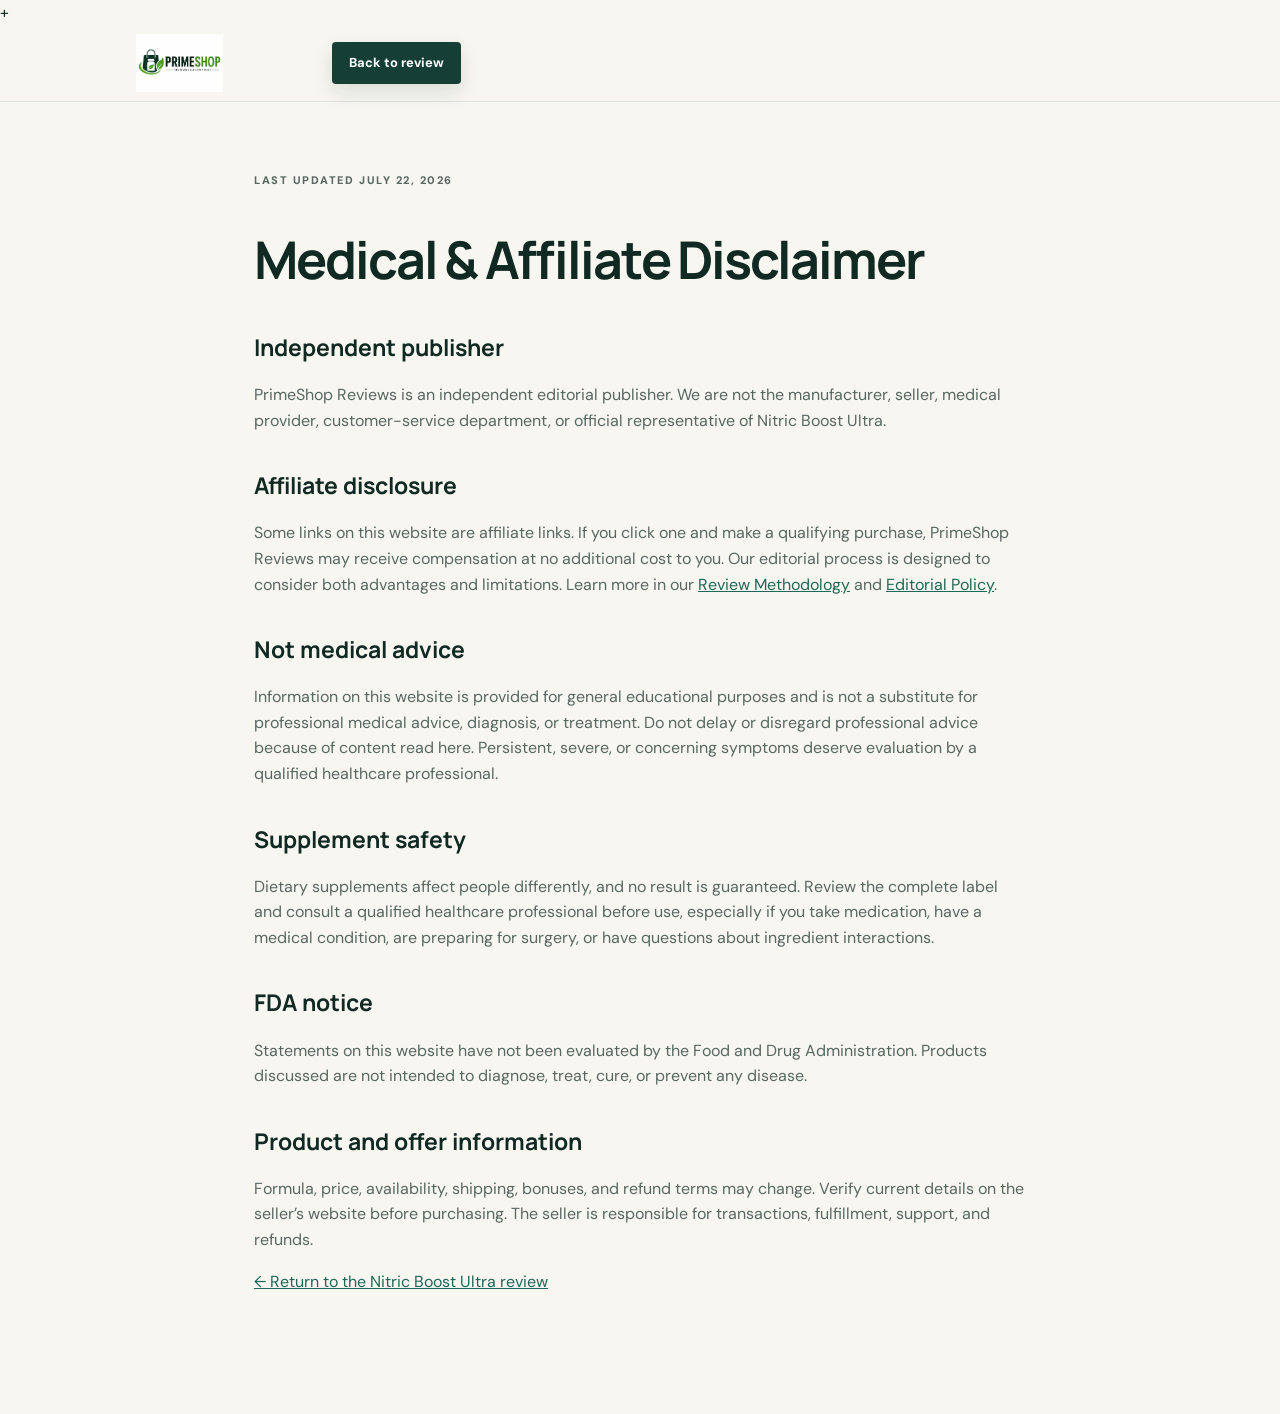
<file: disclaimer.html>
<!doctype html>
<html lang="en">
  <head>
    +
    <!-- Google tag (GA4 + Google Ads) -->
    <script
      async
      src="https://www.googletagmanager.com/gtag/js?id=GT-TBNTL8TX"
    ></script>
    <script>
      window.dataLayer = window.dataLayer || [];
      function gtag() {
        dataLayer.push(arguments);
      }
      gtag("js", new Date());
      gtag("config", "G-5Z6PDNRMDN");
      gtag("config", "AW-18268151102");
    </script>
    <meta charset="utf-8" />
    <meta name="viewport" content="width=device-width,initial-scale=1" />
    <title>Medical &amp; Affiliate Disclaimer | PrimeShop Reviews</title>
    <meta
      name="description"
      content="Medical, editorial, product, and affiliate disclosures for PrimeShop Reviews."
    />
    <meta name="robots" content="index,follow" />
    <link
      rel="canonical"
      href="https://garcia98santos-ops.github.io/Primeshop/disclaimer.html"
    />
    <link
      href="https://fonts.googleapis.com/css2?family=DM+Sans:wght@400;600;700&family=Manrope:wght@700;800&display=swap"
      rel="stylesheet"
    />
    <link rel="stylesheet" href="styles.css" />
  </head>
  <body>
    <header class="site-header">
      <a class="brand brand-image" href="index.html"
        ><img
          src="assets/images/prime-shop-logo.webp"
          alt="PrimeShop Reviews"
          width="300"
          height="92" /></a
      ><a class="button button-small" href="index.html">Back to review</a>
    </header>
    <main class="legal-page">
      <p class="section-label">Last updated July 22, 2026</p>
      <h1>Medical &amp; Affiliate Disclaimer</h1>
      <h2>Independent publisher</h2>
      <p>
        PrimeShop Reviews is an independent editorial publisher. We are not the
        manufacturer, seller, medical provider, customer-service department, or
        official representative of Nitric Boost Ultra.
      </p>
      <h2>Affiliate disclosure</h2>
      <p>
        Some links on this website are affiliate links. If you click one and
        make a qualifying purchase, PrimeShop Reviews may receive compensation
        at no additional cost to you. Our editorial process is designed to
        consider both advantages and limitations. Learn more in our
        <a href="methodology.html">Review Methodology</a> and
        <a href="editorial-policy.html">Editorial Policy</a>.
      </p>
      <h2>Not medical advice</h2>
      <p>
        Information on this website is provided for general educational purposes
        and is not a substitute for professional medical advice, diagnosis, or
        treatment. Do not delay or disregard professional advice because of
        content read here. Persistent, severe, or concerning symptoms deserve
        evaluation by a qualified healthcare professional.
      </p>
      <h2>Supplement safety</h2>
      <p>
        Dietary supplements affect people differently, and no result is
        guaranteed. Review the complete label and consult a qualified healthcare
        professional before use, especially if you take medication, have a
        medical condition, are preparing for surgery, or have questions about
        ingredient interactions.
      </p>
      <h2>FDA notice</h2>
      <p>
        Statements on this website have not been evaluated by the Food and Drug
        Administration. Products discussed are not intended to diagnose, treat,
        cure, or prevent any disease.
      </p>
      <h2>Product and offer information</h2>
      <p>
        Formula, price, availability, shipping, bonuses, and refund terms may
        change. Verify current details on the seller’s website before
        purchasing. The seller is responsible for transactions, fulfillment,
        support, and refunds.
      </p>
      <p><a href="index.html">← Return to the Nitric Boost Ultra review</a></p>
    </main>
  </body>
</html>
</file>
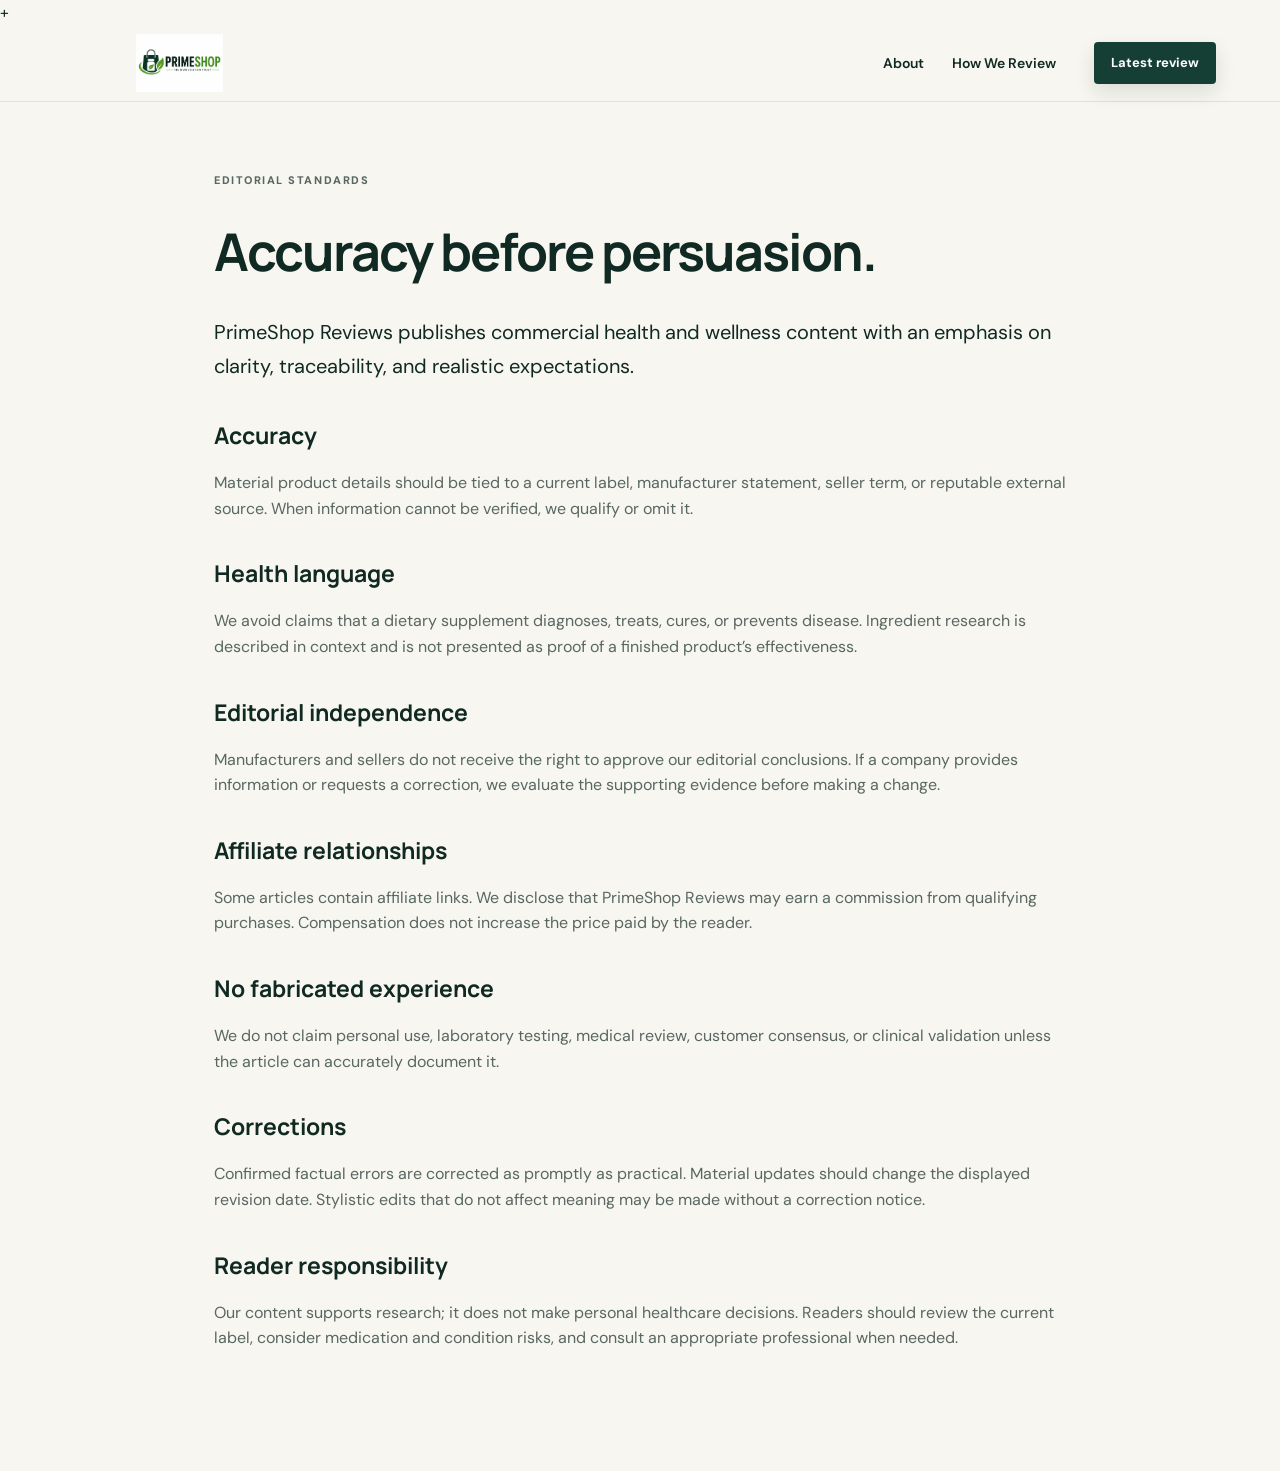
<file: editorial-policy.html>
<!doctype html>
<html lang="en">
  <head>
    +
    <!-- Google tag (GA4 + Google Ads) -->
    <script
      async
      src="https://www.googletagmanager.com/gtag/js?id=GT-TBNTL8TX"
    ></script>
    <script>
      window.dataLayer = window.dataLayer || [];
      function gtag() {
        dataLayer.push(arguments);
      }
      gtag("js", new Date());
      gtag("config", "G-5Z6PDNRMDN");
      gtag("config", "AW-18268151102");
    </script>
    <meta charset="utf-8" />
    <meta name="viewport" content="width=device-width,initial-scale=1" />
    <title>Editorial Policy | PrimeShop Reviews</title>
    <meta
      name="description"
      content="PrimeShop Reviews standards for accuracy, independence, sourcing, corrections, health claims, and affiliate disclosures."
    />
    <meta name="robots" content="index,follow" />
    <link
      rel="canonical"
      href="https://garcia98santos-ops.github.io/Primeshop/editorial-policy.html"
    />
    <link
      rel="icon"
      type="image/webp"
      href="assets/images/prime-shop-logo.webp"
    />
    <link
      href="https://fonts.googleapis.com/css2?family=DM+Sans:wght@400;600;700&family=Manrope:wght@700;800&display=swap"
      rel="stylesheet"
    />
    <link rel="stylesheet" href="styles.css" />
  </head>
  <body>
    <header class="site-header">
      <a class="brand brand-image" href="index.html"
        ><img
          src="assets/images/prime-shop-logo.webp"
          alt="PrimeShop Reviews"
          width="300"
          height="92"
      /></a>
      <nav aria-label="Editorial navigation">
        <a href="about.html">About</a
        ><a href="methodology.html">How We Review</a>
      </nav>
      <a class="button button-small" href="index.html">Latest review</a>
    </header>
    <main class="legal-page editorial-page">
      <p class="section-label">Editorial standards</p>
      <h1>Accuracy before persuasion.</h1>
      <p class="page-lede">
        PrimeShop Reviews publishes commercial health and wellness content with
        an emphasis on clarity, traceability, and realistic expectations.
      </p>
      <h2>Accuracy</h2>
      <p>
        Material product details should be tied to a current label, manufacturer
        statement, seller term, or reputable external source. When information
        cannot be verified, we qualify or omit it.
      </p>
      <h2>Health language</h2>
      <p>
        We avoid claims that a dietary supplement diagnoses, treats, cures, or
        prevents disease. Ingredient research is described in context and is not
        presented as proof of a finished product’s effectiveness.
      </p>
      <h2>Editorial independence</h2>
      <p>
        Manufacturers and sellers do not receive the right to approve our
        editorial conclusions. If a company provides information or requests a
        correction, we evaluate the supporting evidence before making a change.
      </p>
      <h2>Affiliate relationships</h2>
      <p>
        Some articles contain affiliate links. We disclose that PrimeShop
        Reviews may earn a commission from qualifying purchases. Compensation
        does not increase the price paid by the reader.
      </p>
      <h2>No fabricated experience</h2>
      <p>
        We do not claim personal use, laboratory testing, medical review,
        customer consensus, or clinical validation unless the article can
        accurately document it.
      </p>
      <h2>Corrections</h2>
      <p>
        Confirmed factual errors are corrected as promptly as practical.
        Material updates should change the displayed revision date. Stylistic
        edits that do not affect meaning may be made without a correction
        notice.
      </p>
      <h2>Reader responsibility</h2>
      <p>
        Our content supports research; it does not make personal healthcare
        decisions. Readers should review the current label, consider medication
        and condition risks, and consult an appropriate professional when
        needed.
      </p>
    </main>
  </body>
</html>
</file>
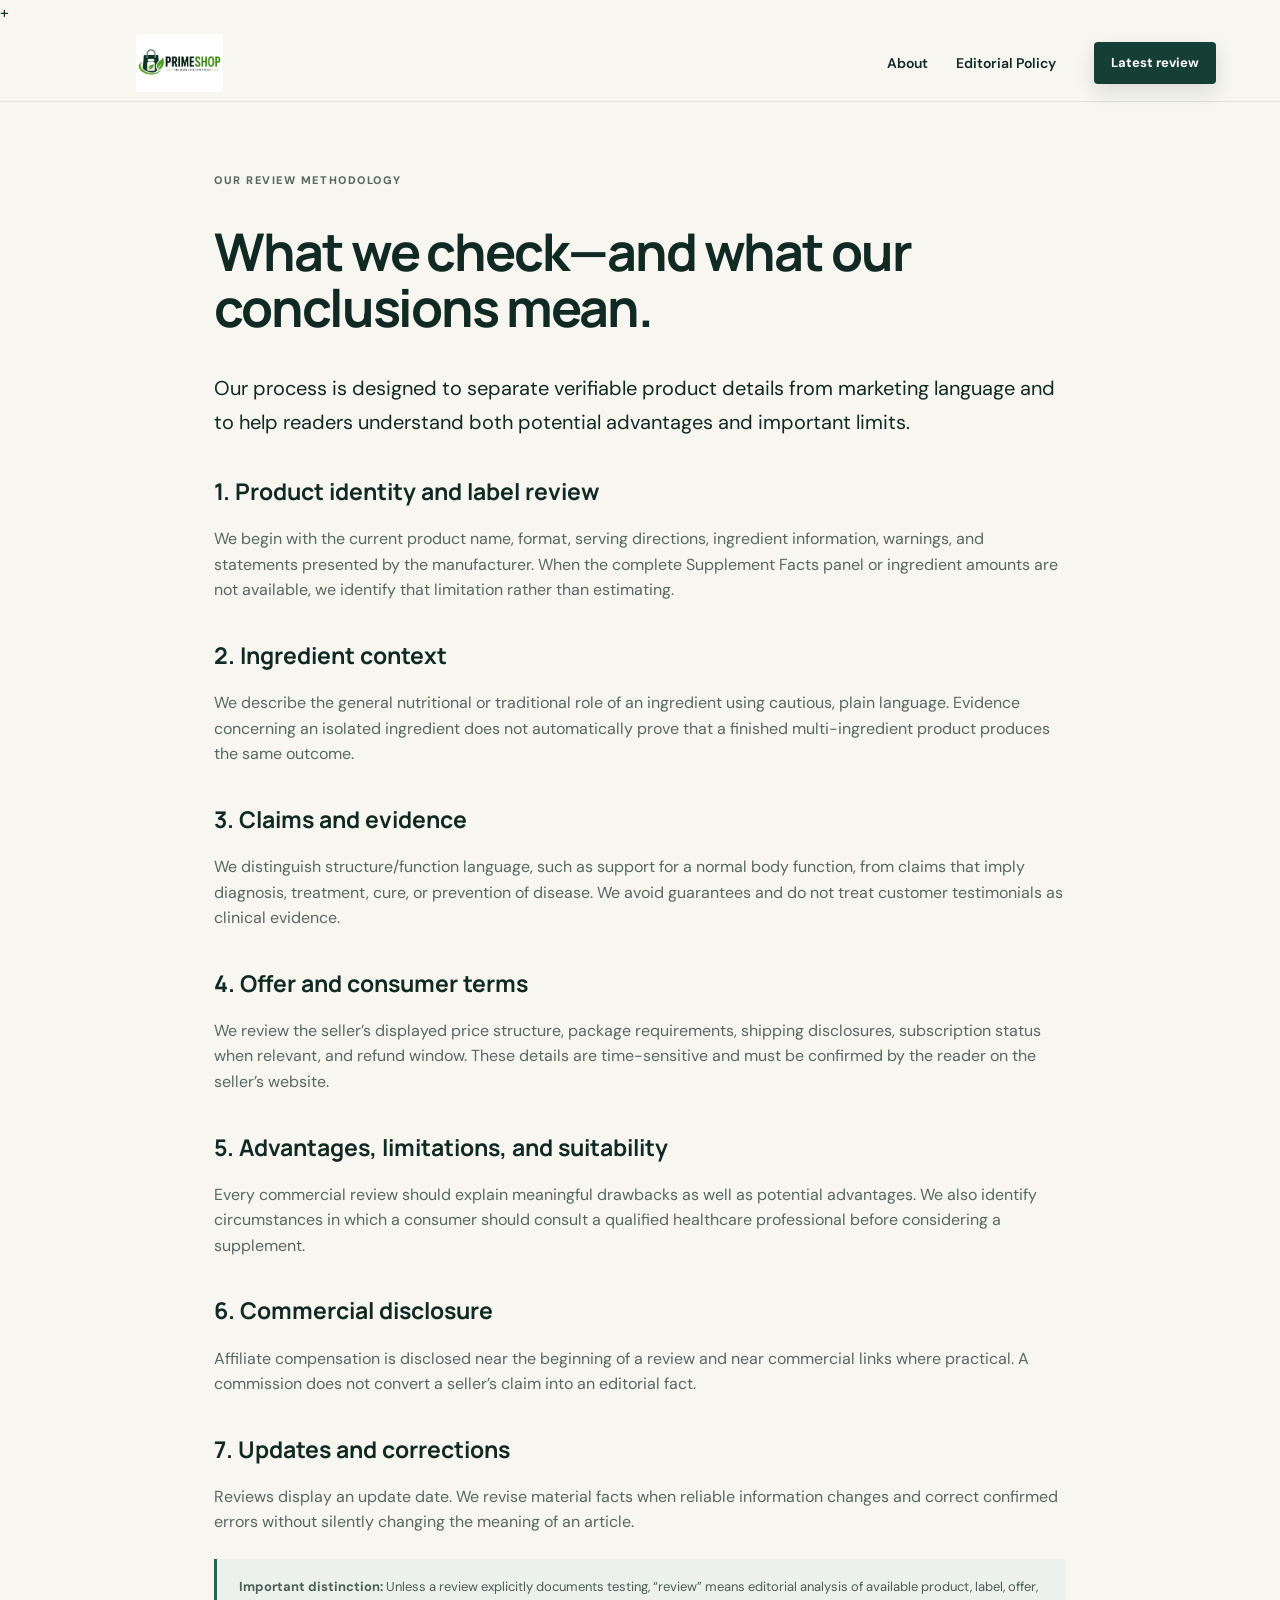
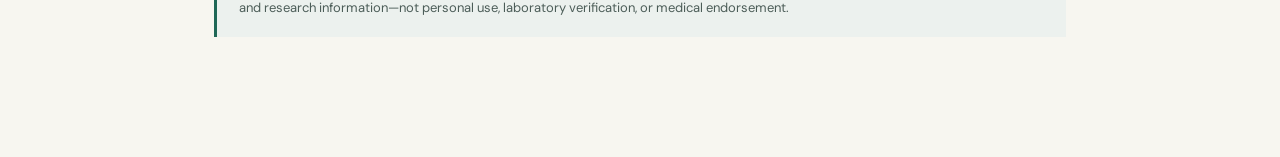
<file: methodology.html>
<!doctype html>
<html lang="en">
  <head>
    +
    <!-- Google tag (GA4 + Google Ads) -->
    <script
      async
      src="https://www.googletagmanager.com/gtag/js?id=GT-TBNTL8TX"
    ></script>
    <script>
      window.dataLayer = window.dataLayer || [];
      function gtag() {
        dataLayer.push(arguments);
      }
      gtag("js", new Date());
      gtag("config", "G-5Z6PDNRMDN");
      gtag("config", "AW-18268151102");
    </script>
    <meta charset="utf-8" />
    <meta name="viewport" content="width=device-width,initial-scale=1" />
    <title>How We Review Supplements | PrimeShop Reviews</title>
    <meta
      name="description"
      content="The research, verification, scoring, disclosure, and update principles behind PrimeShop Reviews supplement content."
    />
    <meta name="robots" content="index,follow" />
    <link
      rel="canonical"
      href="https://garcia98santos-ops.github.io/Primeshop/methodology.html"
    />
    <link
      rel="icon"
      type="image/webp"
      href="assets/images/prime-shop-logo.webp"
    />
    <link
      href="https://fonts.googleapis.com/css2?family=DM+Sans:wght@400;600;700&family=Manrope:wght@700;800&display=swap"
      rel="stylesheet"
    />
    <link rel="stylesheet" href="styles.css" />
  </head>
  <body>
    <header class="site-header">
      <a class="brand brand-image" href="index.html"
        ><img
          src="assets/images/prime-shop-logo.webp"
          alt="PrimeShop Reviews"
          width="300"
          height="92"
      /></a>
      <nav aria-label="Methodology navigation">
        <a href="about.html">About</a
        ><a href="editorial-policy.html">Editorial Policy</a>
      </nav>
      <a class="button button-small" href="index.html">Latest review</a>
    </header>
    <main class="legal-page editorial-page">
      <p class="section-label">Our review methodology</p>
      <h1>What we check—and what our conclusions mean.</h1>
      <p class="page-lede">
        Our process is designed to separate verifiable product details from
        marketing language and to help readers understand both potential
        advantages and important limits.
      </p>
      <h2>1. Product identity and label review</h2>
      <p>
        We begin with the current product name, format, serving directions,
        ingredient information, warnings, and statements presented by the
        manufacturer. When the complete Supplement Facts panel or ingredient
        amounts are not available, we identify that limitation rather than
        estimating.
      </p>
      <h2>2. Ingredient context</h2>
      <p>
        We describe the general nutritional or traditional role of an ingredient
        using cautious, plain language. Evidence concerning an isolated
        ingredient does not automatically prove that a finished multi-ingredient
        product produces the same outcome.
      </p>
      <h2>3. Claims and evidence</h2>
      <p>
        We distinguish structure/function language, such as support for a normal
        body function, from claims that imply diagnosis, treatment, cure, or
        prevention of disease. We avoid guarantees and do not treat customer
        testimonials as clinical evidence.
      </p>
      <h2>4. Offer and consumer terms</h2>
      <p>
        We review the seller’s displayed price structure, package requirements,
        shipping disclosures, subscription status when relevant, and refund
        window. These details are time-sensitive and must be confirmed by the
        reader on the seller’s website.
      </p>
      <h2>5. Advantages, limitations, and suitability</h2>
      <p>
        Every commercial review should explain meaningful drawbacks as well as
        potential advantages. We also identify circumstances in which a consumer
        should consult a qualified healthcare professional before considering a
        supplement.
      </p>
      <h2>6. Commercial disclosure</h2>
      <p>
        Affiliate compensation is disclosed near the beginning of a review and
        near commercial links where practical. A commission does not convert a
        seller’s claim into an editorial fact.
      </p>
      <h2>7. Updates and corrections</h2>
      <p>
        Reviews display an update date. We revise material facts when reliable
        information changes and correct confirmed errors without silently
        changing the meaning of an article.
      </p>
      <div class="note">
        <b>Important distinction:</b> Unless a review explicitly documents
        testing, “review” means editorial analysis of available product, label,
        offer, and research information—not personal use, laboratory
        verification, or medical endorsement.
      </div>
    </main>
  </body>
</html>
</file>
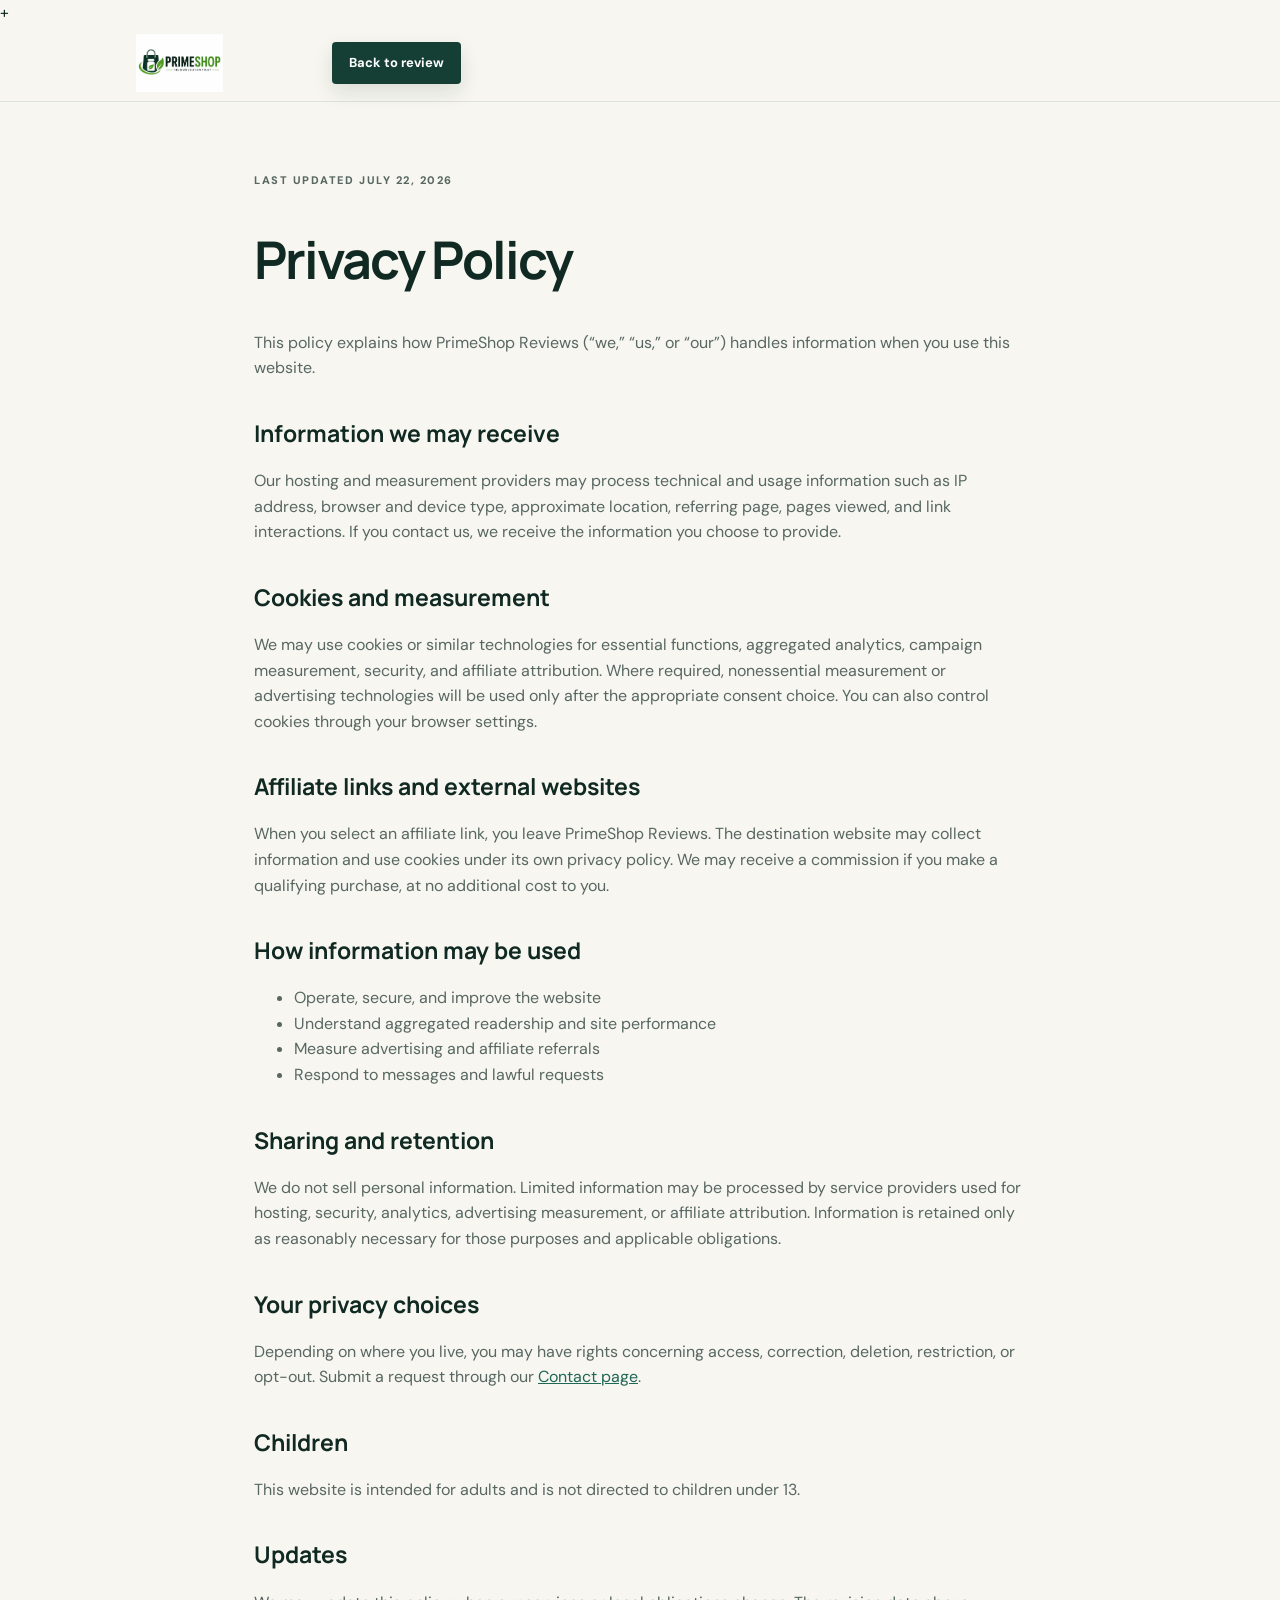
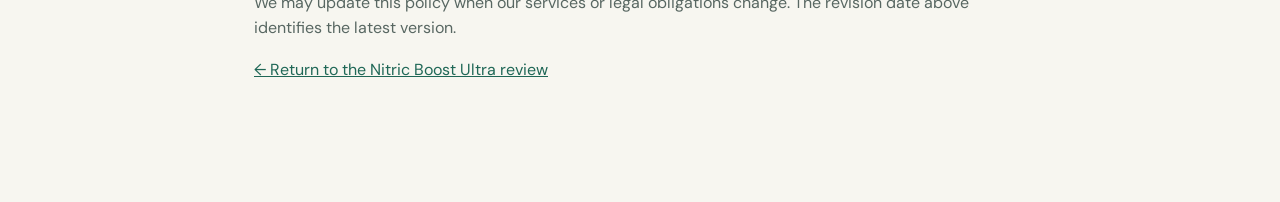
<file: privacy.html>
<!doctype html>
<html lang="en">
  <head>
    +
    <!-- Google tag (GA4 + Google Ads) -->
    <script
      async
      src="https://www.googletagmanager.com/gtag/js?id=GT-TBNTL8TX"
    ></script>
    <script>
      window.dataLayer = window.dataLayer || [];
      function gtag() {
        dataLayer.push(arguments);
      }
      gtag("js", new Date());
      gtag("config", "G-5Z6PDNRMDN");
      gtag("config", "AW-18268151102");
    </script>
    <meta charset="utf-8" />
    <meta name="viewport" content="width=device-width,initial-scale=1" />
    <title>Privacy Policy | PrimeShop Reviews</title>
    <meta
      name="description"
      content="How PrimeShop Reviews handles website usage information, cookies, affiliate attribution, and privacy choices."
    />
    <meta name="robots" content="index,follow" />
    <link
      rel="canonical"
      href="https://garcia98santos-ops.github.io/Primeshop/privacy.html"
    />
    <link
      href="https://fonts.googleapis.com/css2?family=DM+Sans:wght@400;600;700&family=Manrope:wght@700;800&display=swap"
      rel="stylesheet"
    />
    <link rel="stylesheet" href="styles.css" />
  </head>
  <body>
    <header class="site-header">
      <a class="brand brand-image" href="index.html"
        ><img
          src="assets/images/prime-shop-logo.webp"
          alt="PrimeShop Reviews"
          width="300"
          height="92" /></a
      ><a class="button button-small" href="index.html">Back to review</a>
    </header>
    <main class="legal-page">
      <p class="section-label">Last updated July 22, 2026</p>
      <h1>Privacy Policy</h1>
      <p>
        This policy explains how PrimeShop Reviews (“we,” “us,” or “our”)
        handles information when you use this website.
      </p>
      <h2>Information we may receive</h2>
      <p>
        Our hosting and measurement providers may process technical and usage
        information such as IP address, browser and device type, approximate
        location, referring page, pages viewed, and link interactions. If you
        contact us, we receive the information you choose to provide.
      </p>
      <h2>Cookies and measurement</h2>
      <p>
        We may use cookies or similar technologies for essential functions,
        aggregated analytics, campaign measurement, security, and affiliate
        attribution. Where required, nonessential measurement or advertising
        technologies will be used only after the appropriate consent choice. You
        can also control cookies through your browser settings.
      </p>
      <h2>Affiliate links and external websites</h2>
      <p>
        When you select an affiliate link, you leave PrimeShop Reviews. The
        destination website may collect information and use cookies under its
        own privacy policy. We may receive a commission if you make a qualifying
        purchase, at no additional cost to you.
      </p>
      <h2>How information may be used</h2>
      <ul>
        <li>Operate, secure, and improve the website</li>
        <li>Understand aggregated readership and site performance</li>
        <li>Measure advertising and affiliate referrals</li>
        <li>Respond to messages and lawful requests</li>
      </ul>
      <h2>Sharing and retention</h2>
      <p>
        We do not sell personal information. Limited information may be
        processed by service providers used for hosting, security, analytics,
        advertising measurement, or affiliate attribution. Information is
        retained only as reasonably necessary for those purposes and applicable
        obligations.
      </p>
      <h2>Your privacy choices</h2>
      <p>
        Depending on where you live, you may have rights concerning access,
        correction, deletion, restriction, or opt-out. Submit a request through
        our <a href="contact.html">Contact page</a>.
      </p>
      <h2>Children</h2>
      <p>
        This website is intended for adults and is not directed to children
        under 13.
      </p>
      <h2>Updates</h2>
      <p>
        We may update this policy when our services or legal obligations change.
        The revision date above identifies the latest version.
      </p>
      <p><a href="index.html">← Return to the Nitric Boost Ultra review</a></p>
    </main>
  </body>
</html>
</file>
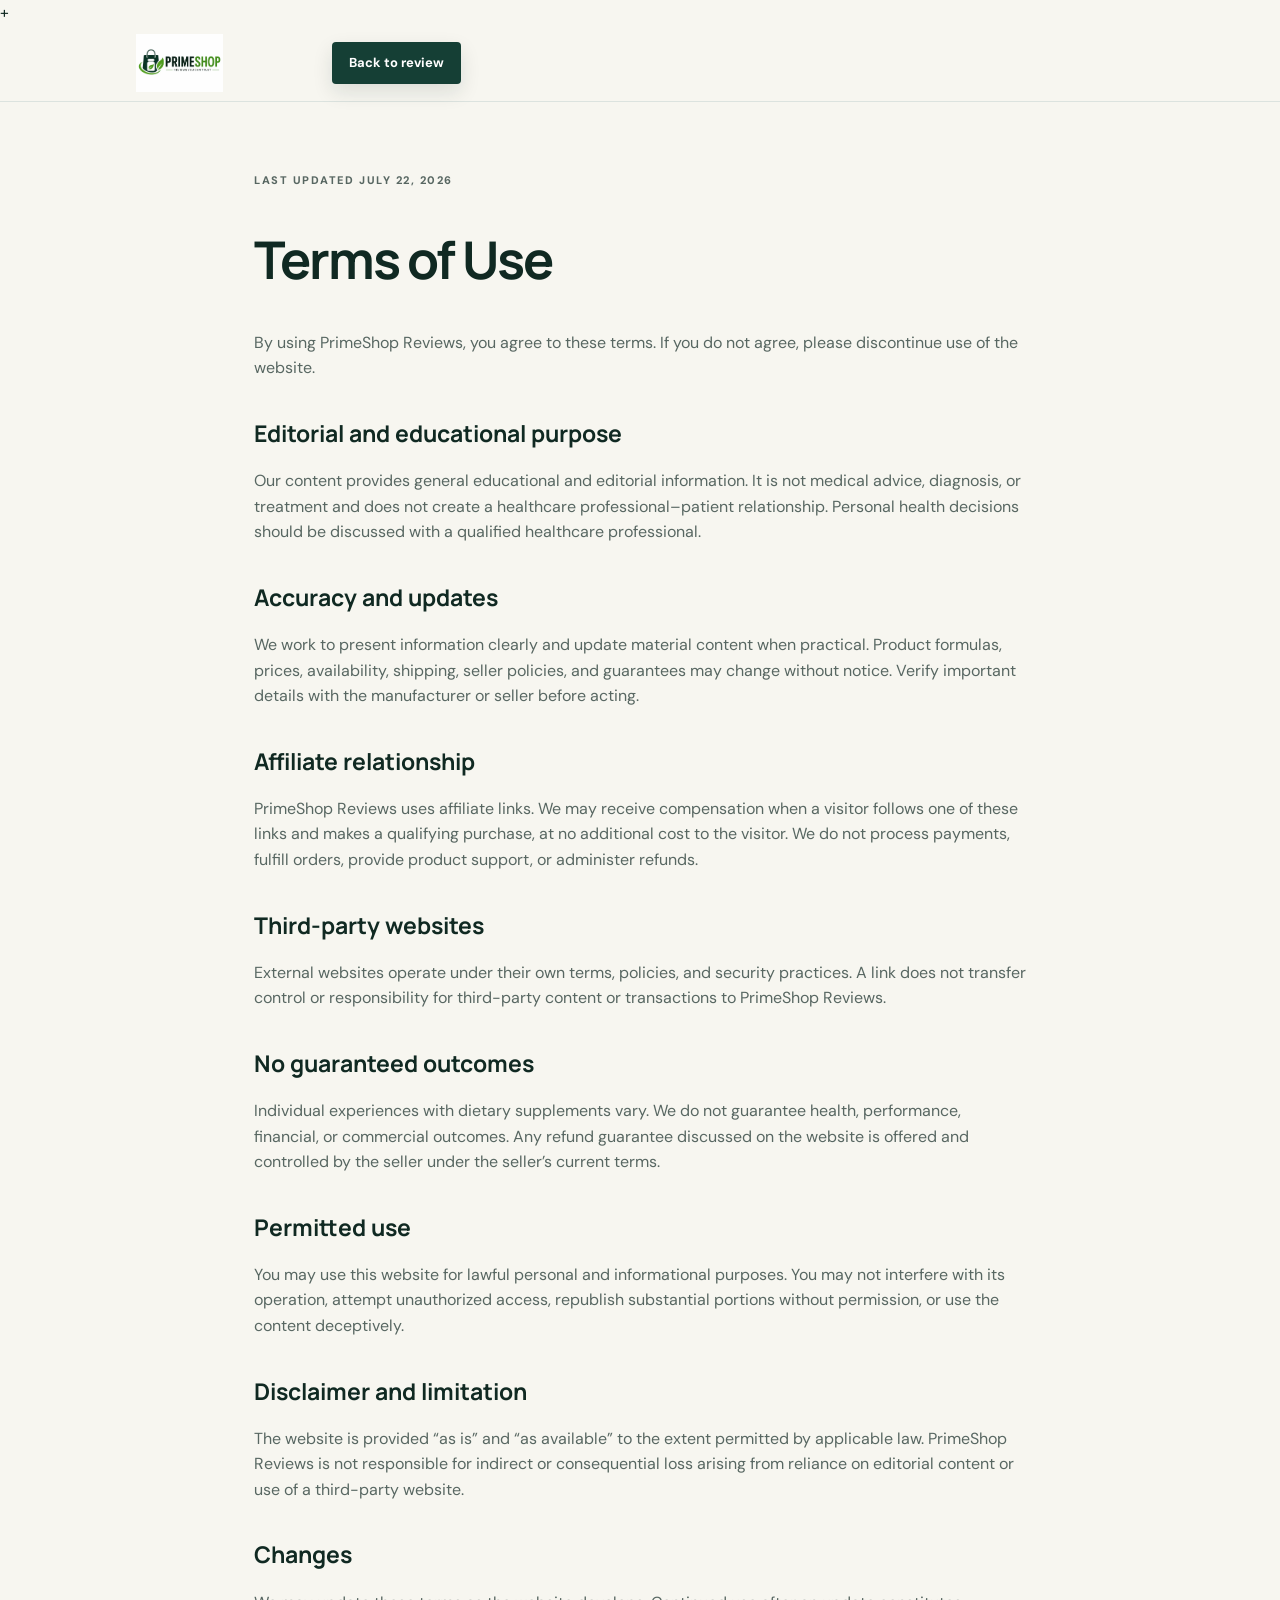
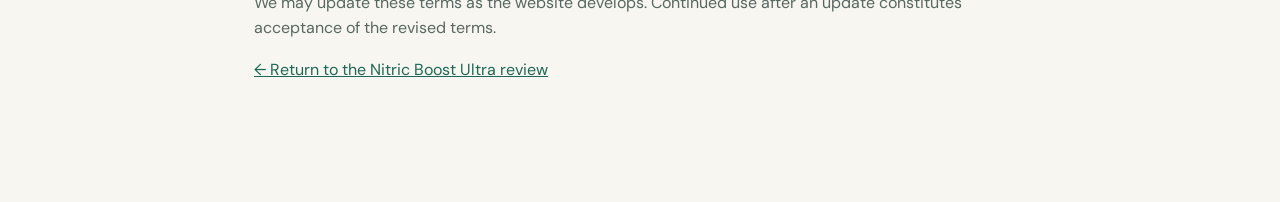
<file: terms.html>
<!doctype html>
<html lang="en">
  <head>
    +
    <!-- Google tag (GA4 + Google Ads) -->
    <script
      async
      src="https://www.googletagmanager.com/gtag/js?id=GT-TBNTL8TX"
    ></script>
    <script>
      window.dataLayer = window.dataLayer || [];
      function gtag() {
        dataLayer.push(arguments);
      }
      gtag("js", new Date());
      gtag("config", "G-5Z6PDNRMDN");
      gtag("config", "AW-18268151102");
    </script>
    <meta charset="utf-8" />
    <meta name="viewport" content="width=device-width,initial-scale=1" />
    <title>Terms of Use | PrimeShop Reviews</title>
    <meta
      name="description"
      content="Terms governing use of the independent editorial content published by PrimeShop Reviews."
    />
    <meta name="robots" content="index,follow" />
    <link
      rel="canonical"
      href="https://garcia98santos-ops.github.io/Primeshop/terms.html"
    />
    <link
      href="https://fonts.googleapis.com/css2?family=DM+Sans:wght@400;600;700&family=Manrope:wght@700;800&display=swap"
      rel="stylesheet"
    />
    <link rel="stylesheet" href="styles.css" />
  </head>
  <body>
    <header class="site-header">
      <a class="brand brand-image" href="index.html"
        ><img
          src="assets/images/prime-shop-logo.webp"
          alt="PrimeShop Reviews"
          width="300"
          height="92" /></a
      ><a class="button button-small" href="index.html">Back to review</a>
    </header>
    <main class="legal-page">
      <p class="section-label">Last updated July 22, 2026</p>
      <h1>Terms of Use</h1>
      <p>
        By using PrimeShop Reviews, you agree to these terms. If you do not
        agree, please discontinue use of the website.
      </p>
      <h2>Editorial and educational purpose</h2>
      <p>
        Our content provides general educational and editorial information. It
        is not medical advice, diagnosis, or treatment and does not create a
        healthcare professional–patient relationship. Personal health decisions
        should be discussed with a qualified healthcare professional.
      </p>
      <h2>Accuracy and updates</h2>
      <p>
        We work to present information clearly and update material content when
        practical. Product formulas, prices, availability, shipping, seller
        policies, and guarantees may change without notice. Verify important
        details with the manufacturer or seller before acting.
      </p>
      <h2>Affiliate relationship</h2>
      <p>
        PrimeShop Reviews uses affiliate links. We may receive compensation when
        a visitor follows one of these links and makes a qualifying purchase, at
        no additional cost to the visitor. We do not process payments, fulfill
        orders, provide product support, or administer refunds.
      </p>
      <h2>Third-party websites</h2>
      <p>
        External websites operate under their own terms, policies, and security
        practices. A link does not transfer control or responsibility for
        third-party content or transactions to PrimeShop Reviews.
      </p>
      <h2>No guaranteed outcomes</h2>
      <p>
        Individual experiences with dietary supplements vary. We do not
        guarantee health, performance, financial, or commercial outcomes. Any
        refund guarantee discussed on the website is offered and controlled by
        the seller under the seller’s current terms.
      </p>
      <h2>Permitted use</h2>
      <p>
        You may use this website for lawful personal and informational purposes.
        You may not interfere with its operation, attempt unauthorized access,
        republish substantial portions without permission, or use the content
        deceptively.
      </p>
      <h2>Disclaimer and limitation</h2>
      <p>
        The website is provided “as is” and “as available” to the extent
        permitted by applicable law. PrimeShop Reviews is not responsible for
        indirect or consequential loss arising from reliance on editorial
        content or use of a third-party website.
      </p>
      <h2>Changes</h2>
      <p>
        We may update these terms as the website develops. Continued use after
        an update constitutes acceptance of the revised terms.
      </p>
      <p><a href="index.html">← Return to the Nitric Boost Ultra review</a></p>
    </main>
  </body>
</html>
</file>
<file: styles.css>
:root {
  --ink: #102922;
  --forest: #153f35;
  --green: #1f6756;
  --mint: #d7f0e4;
  --lime: #d9f76b;
  --cream: #f7f6f0;
  --paper: #fff;
  --muted: #63716d;
  --line: #dce3df;
  --serif: Georgia, "Times New Roman", serif;
}
* {
  box-sizing: border-box;
}
html {
  scroll-behavior: smooth;
}
body {
  margin: 0;
  color: var(--ink);
  background: var(--cream);
  font-family: "DM Sans", Arial, sans-serif;
  line-height: 1.6;
}
.disclosure {
  font-size: 12px;
  text-align: center;
  background: #0c2721;
  color: #dfeae6;
  padding: 7px 20px;
}
.disclosure a {
  color: #fff;
}
.site-header {
  height: 76px;
  display: flex;
  align-items: center;
  gap: 38px;
  padding: 0 max(24px, 5vw);
  background: rgba(247, 246, 240, 0.96);
  border-bottom: 1px solid var(--line);
  position: sticky;
  top: 0;
  z-index: 20;
  backdrop-filter: blur(10px);
}
.brand {
  display: flex;
  align-items: center;
  gap: 9px;
  text-decoration: none;
  color: var(--ink);
  font:
    800 18px Manrope,
    sans-serif;
  white-space: nowrap;
}
.brand > span {
  display: grid;
  place-items: center;
  width: 34px;
  height: 34px;
  border-radius: 50%;
  background: var(--forest);
  color: var(--lime);
  font-size: 13px;
}
.brand em {
  font: 400 16px var(--serif);
  color: var(--green);
}
.site-header nav {
  display: flex;
  gap: 28px;
  margin-left: auto;
}
.site-header nav a,
footer a {
  color: inherit;
  text-decoration: none;
  font-size: 14px;
  font-weight: 600;
}
.site-header nav a:hover {
  text-decoration: underline;
}
.button {
  display: inline-flex;
  align-items: center;
  justify-content: center;
  gap: 22px;
  border-radius: 4px;
  padding: 15px 22px;
  background: var(--forest);
  color: #fff;
  text-decoration: none;
  font-weight: 700;
  box-shadow: 0 8px 20px rgba(16, 41, 34, 0.12);
  transition: 0.2s;
}
.button:hover {
  background: var(--green);
  transform: translateY(-1px);
}
.button-small {
  padding: 11px 17px;
  font-size: 13px;
}
.menu {
  display: none;
  border: 0;
  background: transparent;
  font-size: 24px;
}
.hero {
  min-height: 680px;
  display: grid;
  grid-template-columns: 1.05fr 0.95fr;
  max-width: 1320px;
  margin: auto;
  padding: 76px 5vw 70px;
  align-items: center;
  overflow: hidden;
}
.hero-copy {
  max-width: 700px;
}
.eyebrow,
.section-label {
  text-transform: uppercase;
  letter-spacing: 0.14em;
  font-size: 11px;
  font-weight: 800;
  color: var(--green);
  display: flex;
  align-items: center;
  gap: 10px;
}
.eyebrow span {
  width: 24px;
  border-top: 2px solid;
}
.hero h1,
.section-head h2,
.quick-take h2,
.faq > h2,
.verdict h2 {
  font:
    700 clamp(46px, 5.8vw, 78px) / 1.03 Manrope,
    sans-serif;
  letter-spacing: -0.055em;
  margin: 20px 0 24px;
}
.hero h1 em,
.section-head h2 em {
  font-family: var(--serif);
  font-weight: 400;
  color: var(--green);
}
.lede {
  font-size: 19px;
  color: #52625e;
  max-width: 640px;
}
.hero-actions {
  display: flex;
  align-items: center;
  gap: 26px;
  margin-top: 30px;
}
.text-link {
  font-weight: 700;
  color: var(--ink);
  text-underline-offset: 4px;
}
.micro {
  font-size: 11px;
  color: #77837f;
  margin-left: 8px;
}
.trust-row {
  display: flex;
  gap: 36px;
  margin-top: 44px;
  padding-top: 24px;
  border-top: 1px solid var(--line);
}
.trust-row div {
  display: flex;
  align-items: center;
  gap: 9px;
}
.trust-row b {
  font: 700 28px Manrope;
}
.trust-row span {
  max-width: 80px;
  font-size: 11px;
  line-height: 1.2;
  color: var(--muted);
}
.hero-visual {
  position: relative;
  min-height: 540px;
  display: grid;
  place-items: center;
}
.hero-visual .halo {
  position: absolute;
  width: 430px;
  height: 430px;
  border-radius: 50%;
  background: var(--mint);
}
.hero-visual img {
  position: relative;
  z-index: 1;
  width: min(100%, 530px);
  height: auto;
  object-fit: contain;
  filter: drop-shadow(0 30px 24px rgba(21, 63, 53, 0.18));
}
.fact-card {
  position: absolute;
  bottom: 35px;
  left: 2%;
  z-index: 2;
  background: #fff;
  padding: 16px 18px;
  display: flex;
  gap: 12px;
  box-shadow: 0 15px 40px rgba(16, 41, 34, 0.14);
  max-width: 290px;
}
.fact-card .check {
  width: 29px;
  height: 29px;
  display: grid;
  place-items: center;
  background: var(--mint);
  border-radius: 50%;
  font-weight: 800;
}
.fact-card div {
  display: flex;
  flex-direction: column;
}
.fact-card small {
  color: var(--muted);
}
.quick-take,
.ingredients,
.pros-cons,
.faq {
  max-width: 1180px;
  margin: auto;
  padding: 100px 24px;
}
.quick-grid {
  display: grid;
  grid-template-columns: 1.15fr 0.85fr;
  gap: 90px;
  margin-top: 35px;
}
.quick-take h2 {
  font-size: 44px;
  margin: 0 0 22px;
}
.quick-grid p {
  color: var(--muted);
  font-size: 17px;
}
.quick-grid aside {
  background: #fff;
  border-top: 4px solid var(--green);
  padding: 28px;
}
.score {
  display: flex;
  flex-direction: column;
  border-bottom: 1px solid var(--line);
  padding-bottom: 20px;
}
.score span {
  font-size: 12px;
  color: var(--muted);
  text-transform: uppercase;
}
.score b {
  font: 700 22px Manrope;
}
.checks {
  list-style: none;
  padding: 12px 0 0;
  margin: 0;
}
.checks li {
  padding: 8px 0 8px 28px;
  position: relative;
}
.checks li:before {
  content: "✓";
  position: absolute;
  left: 0;
  color: var(--green);
  font-weight: 800;
}
.how-it-works {
  background: var(--forest);
  color: #fff;
  padding: 100px max(24px, calc((100vw - 1180px) / 2));
}
.section-label.light {
  color: #a7cabd;
}
.section-head {
  display: flex;
  align-items: end;
  justify-content: space-between;
  gap: 60px;
}
.section-head h2 {
  font-size: 48px;
}
.section-head p {
  max-width: 410px;
  color: #b7c9c3;
}
.steps {
  display: grid;
  grid-template-columns: repeat(3, 1fr);
  margin-top: 55px;
  border-top: 1px solid #42665e;
}
.steps article {
  padding: 36px 30px;
  border-right: 1px solid #42665e;
  position: relative;
}
.steps article:last-child {
  border: 0;
}
.steps article > span {
  font-size: 11px;
  color: #92aaa3;
}
.icon {
  height: 74px;
  margin-top: 28px;
  font: 700 42px Manrope;
  color: var(--lime);
}
.icon span {
  font-size: 18px;
}
.steps h3 {
  font: 700 23px Manrope;
  margin: 15px 0 8px;
}
.steps p {
  color: #b7c9c3;
  font-size: 14px;
}
.section-head.dark p {
  color: var(--muted);
}
.ingredient-grid {
  display: grid;
  grid-template-columns: repeat(4, 1fr);
  margin-top: 50px;
  border-top: 1px solid var(--line);
  border-left: 1px solid var(--line);
}
.ingredient-grid article {
  min-height: 240px;
  padding: 28px 25px;
  border-right: 1px solid var(--line);
  border-bottom: 1px solid var(--line);
  background: rgba(255, 255, 255, 0.35);
}
.ingredient-grid article > span {
  font-size: 11px;
  color: var(--green);
}
.ingredient-grid h3 {
  font: 700 19px Manrope;
  margin: 30px 0 10px;
}
.ingredient-grid p {
  font-size: 14px;
  color: var(--muted);
}
.note {
  margin-top: 24px;
  padding: 18px 22px;
  border-left: 3px solid var(--green);
  background: #ecf1ee;
  font-size: 13px;
  color: #4c5d58;
}
.pc-grid {
  display: grid;
  grid-template-columns: 1fr 1fr;
}
.pc-grid > div {
  padding: 44px;
}
.pc-grid h2 {
  font: 700 34px Manrope;
}
.pc-grid ul {
  padding: 0;
  list-style: none;
}
.pc-grid li {
  border-top: 1px solid rgba(21, 63, 53, 0.18);
  padding: 18px 0 18px 34px;
  position: relative;
}
.pc-grid li:before {
  position: absolute;
  left: 0;
  font-weight: 800;
}
.pros {
  background: var(--mint);
}
.pros li:before {
  content: "✓";
  color: var(--green);
}
.cons {
  background: #ebe9df;
}
.cons li:before {
  content: "—";
  color: #7c7663;
}
.verdict {
  background: #dceee7;
  padding: 100px 24px;
}
.verdict-card {
  max-width: 1120px;
  margin: auto;
  background: var(--forest);
  color: #fff;
  display: grid;
  grid-template-columns: 1.1fr 0.9fr;
  box-shadow: 0 25px 70px rgba(15, 53, 44, 0.15);
}
.verdict-copy {
  padding: 65px;
}
.verdict h2 {
  font-size: 48px;
}
.verdict-copy > p {
  color: #b9cec7;
}
.fit {
  display: grid;
  grid-template-columns: 100px 1fr;
  gap: 18px;
  border-top: 1px solid #42665e;
  padding: 16px 0;
  font-size: 13px;
}
.fit b {
  color: var(--lime);
}
.offer {
  background: #fff;
  color: var(--ink);
  padding: 48px;
  text-align: center;
}
.offer-kicker {
  text-transform: uppercase;
  font-weight: 800;
  letter-spacing: 0.12em;
  color: var(--green);
  font-size: 11px;
}
.offer img {
  width: 100%;
  height: 240px;
  object-fit: contain;
  margin: 12px 0;
}
.offer h3 {
  font: 700 27px Manrope;
  margin: 0;
}
.offer p {
  font-size: 13px;
  color: var(--muted);
}
.button-full {
  width: 100%;
  margin: 10px 0;
}
.offer small {
  color: #7b8783;
}
.faq > h2 {
  font-size: 48px;
}
.accordion {
  border-top: 1px solid var(--line);
}
details {
  border-bottom: 1px solid var(--line);
  padding: 20px 0;
}
summary {
  list-style: none;
  cursor: pointer;
  font: 700 18px Manrope;
  padding-right: 40px;
  position: relative;
}
summary::-webkit-details-marker {
  display: none;
}
summary:after {
  content: "+";
  position: absolute;
  right: 10px;
  font-size: 25px;
  color: var(--green);
}
details[open] summary:after {
  content: "−";
}
details p {
  max-width: 800px;
  color: var(--muted);
}
.final-cta {
  background: var(--lime);
  max-width: 1180px;
  margin: 0 auto 100px;
  padding: 42px 50px;
  display: flex;
  align-items: center;
  justify-content: space-between;
  gap: 40px;
}
.final-cta span {
  font-size: 11px;
  text-transform: uppercase;
  font-weight: 800;
  letter-spacing: 0.12em;
}
.final-cta h2 {
  font: 700 29px Manrope;
  max-width: 630px;
  margin: 8px 0;
}
.button-light {
  background: #fff;
  color: var(--ink);
  white-space: nowrap;
}
footer {
  background: #0c2721;
  color: #dbe7e2;
  padding: 55px max(24px, calc((100vw - 1180px) / 2)) 30px;
}
.brand.invert {
  color: #fff;
}
.brand.invert > span {
  background: var(--lime);
  color: var(--ink);
}
.footer-top {
  display: flex;
  justify-content: space-between;
  align-items: center;
  padding-bottom: 35px;
  border-bottom: 1px solid #36534c;
}
.footer-top p {
  font-size: 13px;
  color: #9fb4ad;
}
.footer-bottom {
  display: flex;
  justify-content: space-between;
  padding-top: 25px;
  font-size: 12px;
}
.footer-bottom nav {
  display: flex;
  gap: 25px;
}
.legal-note {
  font-size: 10px;
  line-height: 1.5;
  color: #789089;
  margin-top: 28px;
}
.mobile-bar {
  display: none;
}
.legal-page {
  max-width: 820px;
  margin: 70px auto 120px;
  padding: 0 24px;
}
.legal-page h1 {
  font: 700 52px Manrope;
  letter-spacing: -0.04em;
}
.legal-page h2 {
  font: 700 23px Manrope;
  margin-top: 36px;
}
.legal-page p,
.legal-page li {
  color: #586762;
}
.legal-page a {
  color: var(--green);
}
@media (max-width: 900px) {
  .site-header nav,
  .site-header > .button-small {
    display: none;
  }
  .menu {
    display: block;
    margin-left: auto;
  }
  .site-header.open nav {
    display: flex;
    position: absolute;
    top: 76px;
    left: 0;
    right: 0;
    background: var(--cream);
    flex-direction: column;
    padding: 24px;
  }
  .hero {
    grid-template-columns: 1fr;
    padding-top: 55px;
  }
  .hero-visual {
    min-height: 420px;
  }
  .quick-grid,
  .verdict-card {
    grid-template-columns: 1fr;
  }
  .section-head {
    display: block;
  }
  .ingredient-grid {
    grid-template-columns: repeat(2, 1fr);
  }
  .steps {
    grid-template-columns: 1fr;
  }
  .steps article {
    border-right: 0;
    border-bottom: 1px solid #42665e;
  }
  .pc-grid {
    grid-template-columns: 1fr;
  }
  .final-cta {
    margin-bottom: 0;
  }
  .mobile-bar {
    display: flex;
    position: fixed;
    z-index: 30;
    bottom: 0;
    left: 0;
    right: 0;
    background: #fff;
    border-top: 1px solid var(--line);
    padding: 10px 16px;
    align-items: center;
    justify-content: space-between;
  }
  .mobile-bar div {
    display: flex;
    flex-direction: column;
  }
  .mobile-bar small {
    font-size: 10px;
    color: var(--muted);
  }
  .mobile-bar b {
    font-size: 13px;
  }
  .mobile-bar .button {
    padding: 10px 14px;
    font-size: 12px;
  }
  footer {
    padding-bottom: 90px;
  }
}
@media (max-width: 600px) {
  .site-header {
    height: 66px;
    padding: 0 18px;
  }
  .disclosure {
    text-align: left;
    padding: 7px 14px;
  }
  .brand em {
    display: none;
  }
  .hero {
    padding: 42px 20px 55px;
  }
  .hero h1 {
    font-size: 43px;
  }
  .lede {
    font-size: 17px;
  }
  .hero-actions {
    align-items: stretch;
    flex-direction: column;
    gap: 14px;
  }
  .text-link {
    text-align: center;
  }
  .trust-row {
    gap: 14px;
    justify-content: space-between;
  }
  .trust-row div {
    display: block;
  }
  .hero-visual {
    min-height: 340px;
  }
  .hero-visual .halo {
    width: 300px;
    height: 300px;
  }
  .fact-card {
    bottom: 5px;
  }
  .quick-take,
  .ingredients,
  .pros-cons,
  .faq {
    padding: 75px 20px;
  }
  .quick-take h2,
  .section-head h2,
  .faq > h2,
  .verdict h2 {
    font-size: 37px;
  }
  .quick-grid {
    gap: 35px;
  }
  .how-it-works {
    padding: 75px 20px;
  }
  .ingredient-grid {
    grid-template-columns: 1fr;
  }
  .ingredient-grid article {
    min-height: auto;
  }
  .pc-grid > div {
    padding: 32px 25px;
  }
  .verdict {
    padding: 60px 12px;
  }
  .verdict-copy,
  .offer {
    padding: 36px 25px;
  }
  .final-cta {
    padding: 35px 24px;
    display: block;
  }
  .final-cta .button {
    margin-top: 18px;
    width: 100%;
  }
  .footer-top {
    display: block;
  }
  .footer-top p {
    margin-top: 20px;
  }
  .footer-bottom {
    gap: 20px;
    flex-direction: column;
  }
  .legal-page h1 {
    font-size: 40px;
  }
}

/* Conversion modules: editorial styling preserved */
.product-image-link {
  position: relative;
  z-index: 1;
  display: block;
  width: min(100%, 530px);
  transition: transform 0.2s ease;
}
.hero-visual .product-image-link img {
  display: block;
  width: 100%;
  height: auto;
  object-fit: contain;
  filter: drop-shadow(0 30px 24px rgba(21, 63, 53, 0.18));
}
.product-image-link:hover,
.offer-image-link:hover {
  transform: translateY(-4px);
}
.product-image-link:focus-visible,
.offer-image-link:focus-visible {
  outline: 3px solid var(--green);
  outline-offset: 6px;
}
.offer-image-link {
  display: block;
  margin: 12px 0;
  transition: transform 0.2s ease;
}
.offer .offer-image-link img {
  display: block;
  width: 100%;
  height: 240px;
  object-fit: contain;
  margin: 0;
}
.where-to-buy {
  max-width: 1180px;
  margin: 100px auto 0;
  padding: 70px;
  display: grid;
  grid-template-columns: 1.2fr 0.8fr;
  gap: 80px;
  background: #fff;
  border: 1px solid var(--line);
  box-shadow: 0 24px 70px rgba(16, 41, 34, 0.08);
}
.where-copy h2 {
  font:
    700 46px/1.08 Manrope,
    sans-serif;
  letter-spacing: -0.045em;
  margin: 20px 0;
}
.where-copy h2 em {
  font-family: var(--serif);
  font-weight: 400;
  color: var(--green);
}
.where-copy > p {
  color: var(--muted);
  max-width: 650px;
}
.buy-points {
  margin-top: 34px;
  border-top: 1px solid var(--line);
}
.buy-points > div {
  display: grid;
  grid-template-columns: 38px 1fr;
  gap: 14px;
  padding: 16px 0;
  border-bottom: 1px solid var(--line);
}
.buy-points span {
  font-size: 11px;
  font-weight: 800;
  color: var(--green);
}
.buy-points p {
  margin: 0;
  font-size: 13px;
  color: var(--muted);
}
.buy-points b {
  display: block;
  color: var(--ink);
  font: 700 15px Manrope;
}
.buy-card {
  align-self: center;
  background: var(--forest);
  color: #fff;
  padding: 42px;
}
.availability {
  display: flex;
  align-items: center;
  gap: 9px;
  font-size: 11px;
  text-transform: uppercase;
  letter-spacing: 0.12em;
  color: #b8cec6;
}
.availability i {
  width: 8px;
  height: 8px;
  border-radius: 50%;
  background: var(--lime);
  box-shadow: 0 0 0 5px rgba(217, 247, 107, 0.12);
}
.buy-card h3 {
  font: 700 29px Manrope;
  margin: 22px 0 10px;
}
.buy-card p {
  color: #b8cec6;
  font-size: 14px;
}
.buy-card .button {
  background: var(--lime);
  color: var(--ink);
  box-shadow: none;
  margin: 20px 0 8px;
}
.buy-card .button:hover {
  background: #e4fa8f;
}
.buy-card small {
  display: block;
  text-align: center;
  color: #8eaaa1;
}
.final-cta p {
  margin: 0;
  font-size: 13px;
  color: #465723;
}
@media (max-width: 900px) {
  .where-to-buy {
    grid-template-columns: 1fr;
    margin-top: 60px;
    padding: 50px;
    gap: 40px;
  }
}
@media (max-width: 600px) {
  .where-to-buy {
    margin: 50px 12px 0;
    padding: 36px 24px;
  }
  .where-copy h2 {
    font-size: 37px;
  }
  .buy-card {
    padding: 32px 24px;
  }
}

.byline {
  font-size: 12px;
  color: var(--muted);
  margin: 18px 0 0;
}
.byline a {
  color: var(--green);
  font-weight: 700;
  text-underline-offset: 3px;
}
.sources {
  max-width: 1180px;
  margin: 0 auto;
  padding: 90px 24px;
}
.sources h2 {
  font:
    700 40px Manrope,
    sans-serif;
  letter-spacing: -0.04em;
  margin: 18px 0;
}
.sources p {
  max-width: 850px;
  color: var(--muted);
}
.sources ul {
  padding-left: 20px;
}
.sources li {
  margin: 9px 0;
}
.sources a {
  color: var(--green);
  font-weight: 700;
  text-underline-offset: 3px;
}
.editorial-page {
  max-width: 900px;
}
.editorial-page .page-lede {
  font-size: 20px;
  line-height: 1.7;
  color: var(--ink);
}
.editorial-page h1 {
  line-height: 1.08;
}
.footer-bottom nav {
  flex-wrap: wrap;
  justify-content: flex-end;
}
.contact-card {
  margin: 35px 0;
  padding: 28px 32px;
  background: #fff;
  border-left: 4px solid var(--green);
  box-shadow: 0 12px 35px rgba(16, 41, 34, 0.08);
}
.contact-card h2 {
  margin-top: 0;
}
.contact-card a {
  font: 700 20px Manrope;
  color: var(--green);
}
.response-note {
  margin-top: 40px;
  padding: 16px 20px;
  background: #ecf1ee;
  border-left: 3px solid var(--green);
  font-size: 13px;
}
@media (max-width: 600px) {
  .sources {
    padding: 70px 20px;
  }
  .sources h2 {
    font-size: 34px;
  }
  .editorial-page .page-lede {
    font-size: 18px;
  }
  .footer-bottom nav {
    justify-content: flex-start;
  }
}

/* Brand and cross-browser fallbacks */
html {
  -webkit-text-size-adjust: 100%;
  text-size-adjust: 100%;
}
button,
input,
select,
textarea {
  font: inherit;
}
.site-header {
  -webkit-backdrop-filter: blur(10px);
}
.hero h1,
.section-head h2,
.quick-take h2,
.faq > h2,
.verdict h2 {
  font-size: 54px;
}
.brand-image {
  width: 230px;
  max-width: 24vw;
  height: 58px;
  overflow: hidden;
}
.brand-image img {
  display: block;
  width: 100%;
  height: 100%;
  object-fit: contain;
}
.footer-logo {
  width: 260px;
  max-width: 100%;
  height: 78px;
  background: #fff;
  border-radius: 4px;
  padding: 7px;
}
.site-header > .brand-image + nav {
  margin-left: auto;
}
@supports (font-size: clamp(1rem, 2vw, 3rem)) {
  .hero h1,
  .section-head h2,
  .quick-take h2,
  .faq > h2,
  .verdict h2 {
    font-size: clamp(46px, 5.8vw, 78px);
  }
}
@supports not (
  (-webkit-backdrop-filter: blur(10px)) or (backdrop-filter: blur(10px))
) {
  .site-header {
    background: #f7f6f0;
  }
}
@media (max-width: 1100px) {
  .brand-image {
    width: 190px;
  }
  .site-header {
    gap: 22px;
  }
  .site-header nav {
    gap: 18px;
  }
}
@media (max-width: 600px) {
  .brand-image {
    width: 175px;
    max-width: 58vw;
    height: 52px;
  }
  .footer-logo {
    width: 240px;
    height: 72px;
  }
  .hero h1,
  .section-head h2,
  .quick-take h2,
  .faq > h2,
  .verdict h2 {
    font-size: 37px;
  }
}
</file>
